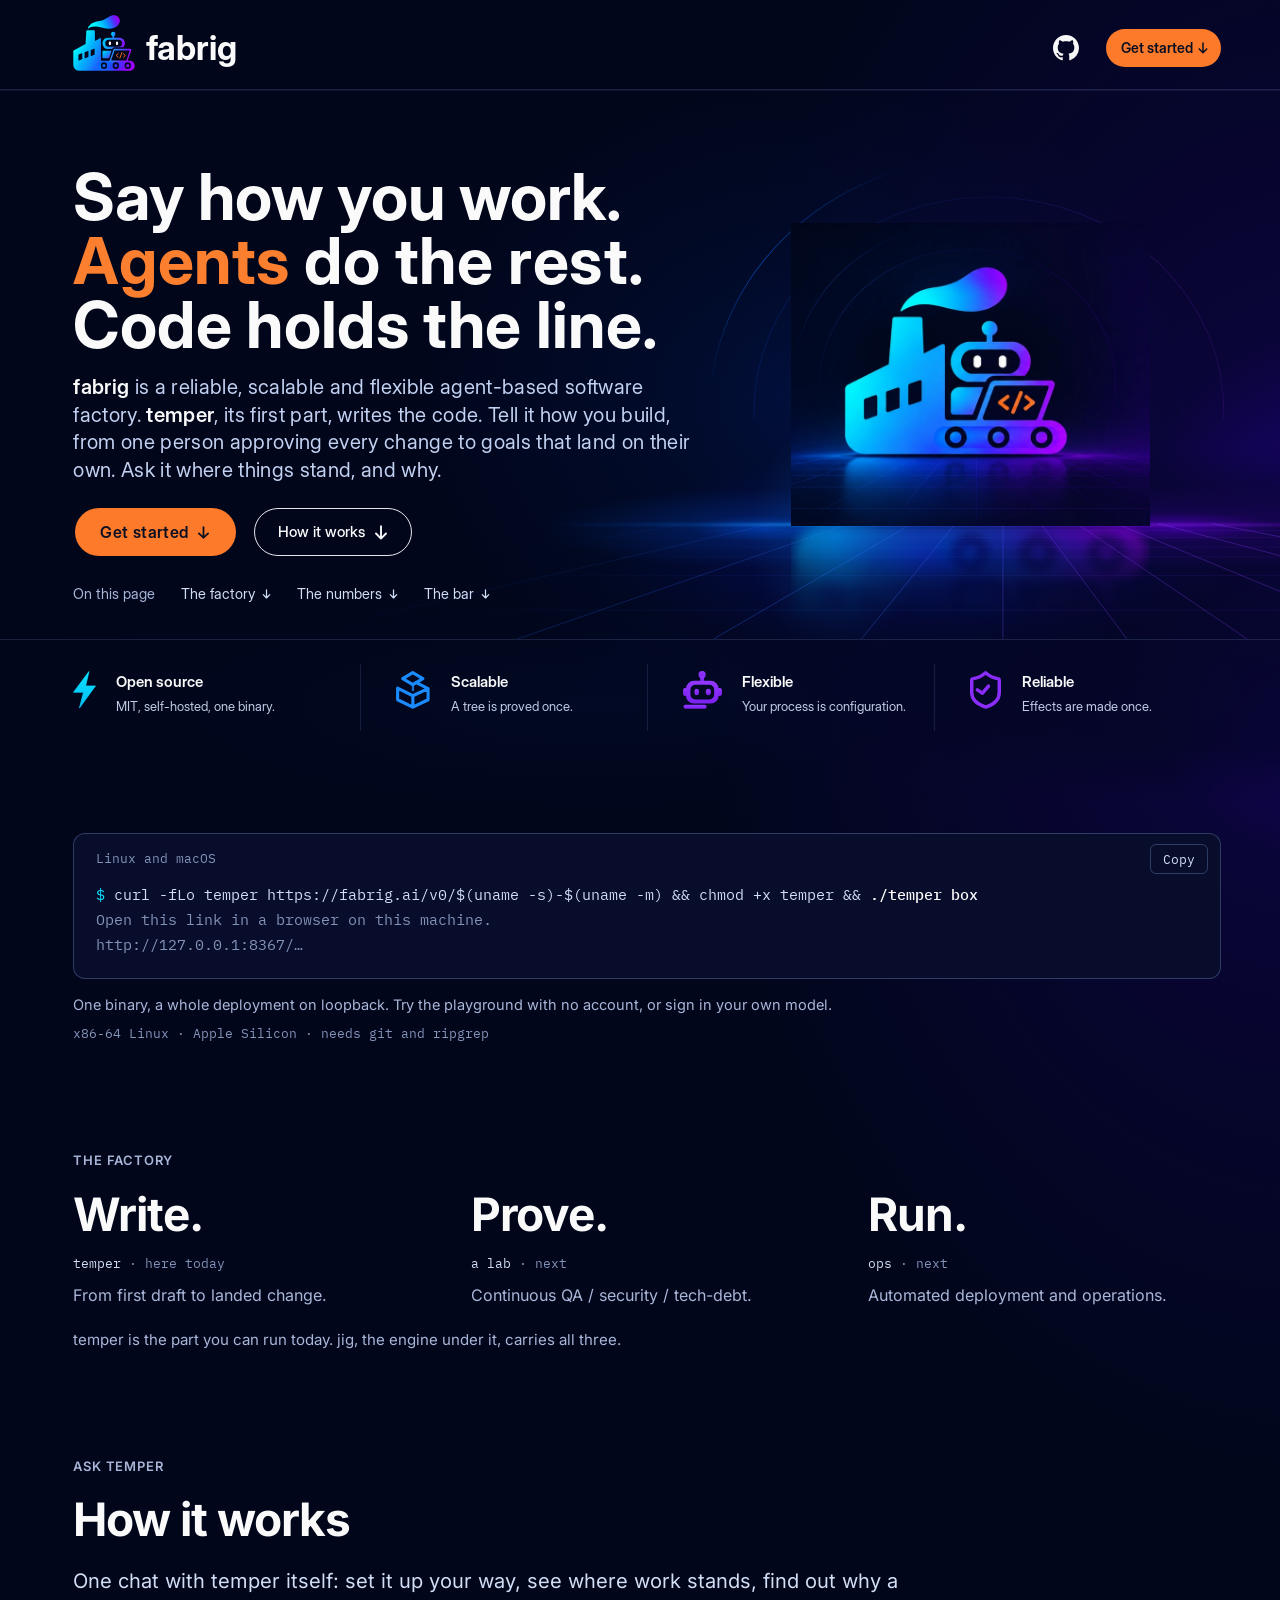
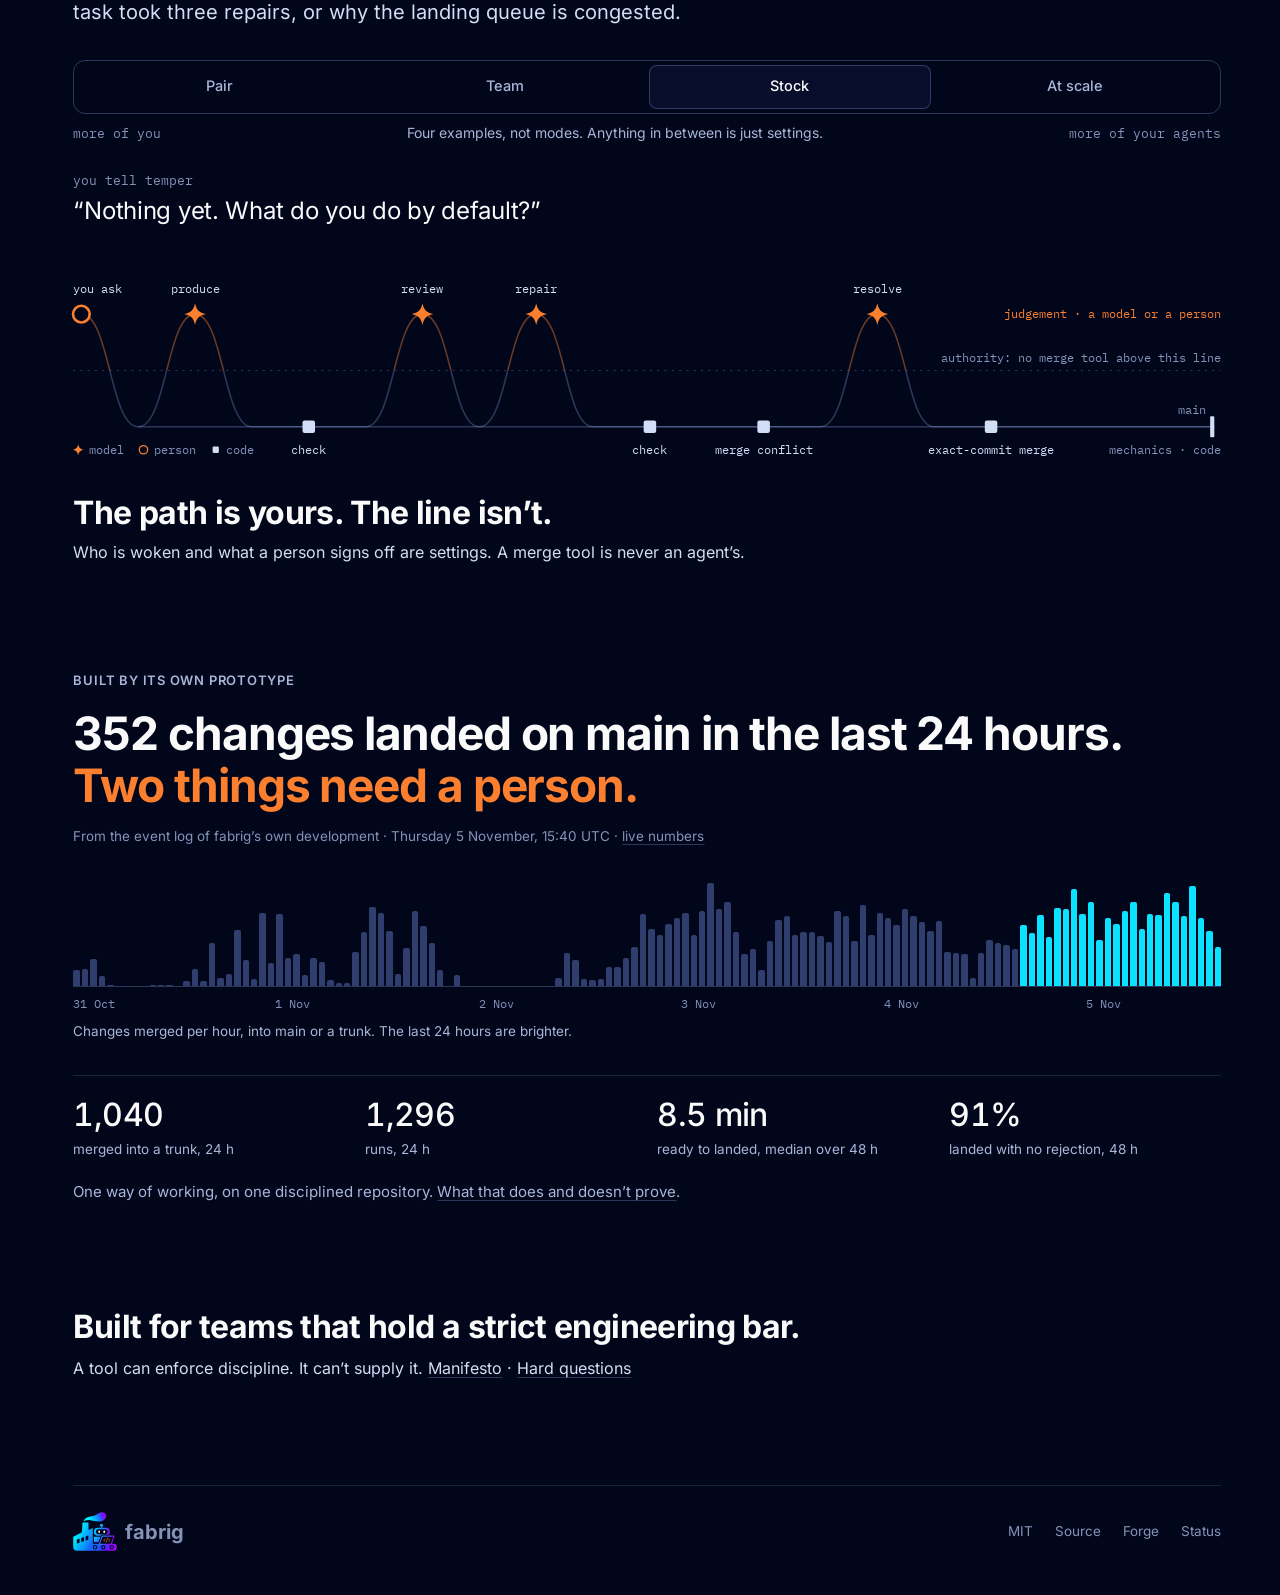
<file: index.html>
<!doctype html>
<html lang="en">
<head>
<meta charset="utf-8">
<meta name="viewport" content="width=device-width, initial-scale=1, viewport-fit=cover">
<title>fabrig · say how you work, agents do the rest</title>
<meta name="description" content="fabrig is a reliable, scalable and flexible agent-based software factory. Say how you build software and temper sets itself up to run that way. Agents do the judgement. Code holds the line.">
<meta property="og:title" content="fabrig · say how you work, agents do the rest">
<meta property="og:description" content="A reliable, scalable and flexible agent-based software factory. Say how you work, agents do the rest, code holds the line.">
<meta name="theme-color" content="#01061b">
<link rel="icon" href="/assets/fabrig-logo.svg" type="image/svg+xml">
<link rel="preload" href="/fonts/InterDisplay-Bold.woff" as="font" type="font/woff" crossorigin>
<link rel="preload" href="/fonts/Inter-latin.woff2" as="font" type="font/woff2" crossorigin>
<link rel="stylesheet" href="/css/styles.css">
<link rel="stylesheet" href="/site.css">
<script>document.documentElement.className = 'js';</script>
</head>
<body>
<svg width="0" height="0" style="position:absolute" aria-hidden="true"><symbol id="s" viewBox="-10 -10 20 20" overflow="visible"><path d="M0-9.5C1.4-3.4 3.4-1.4 9.5 0 3.4 1.4 1.4 3.4 0 9.5-1.4 3.4-3.4 1.4-9.5 0-3.4-1.4-1.4-3.4 0-9.5Z"/></symbol></svg>
<a class="skip-link" href="#main">Skip to content</a>

<header class="site-header site-header--bare">
  <div class="container site-header__inner">
    <a class="brand" href="/" aria-label="fabrig home">
      <img class="brand__mark" src="/assets/fabrig-logo.svg" width="87" height="78" alt="">
      <span class="brand__name">fabrig</span>
    </a>
    <nav class="primary-nav" id="primary-nav" aria-label="Primary">
      <ul class="primary-nav__list">
        <li class="primary-nav__item"><a class="primary-nav__link" href="/how-it-works/">How it works</a></li>
        <li class="primary-nav__item"><a class="primary-nav__link" href="/configure/">Configure</a></li>
        <li class="primary-nav__item"><a class="primary-nav__link" href="/questions/">Questions</a></li>
        <li class="primary-nav__item"><a class="primary-nav__link" href="/manifesto/">Manifesto</a></li>
        <li class="primary-nav__item primary-nav__item--source"><a class="primary-nav__link" href="https://github.com/fabrig-ai/fabrig">Source</a></li>
      </ul>
    </nav>
    <div class="site-header__actions">
      <a class="icon-link" href="https://github.com/fabrig-ai/fabrig" aria-label="Source on GitHub"><img src="/assets/icons/github.svg" width="34" height="34" alt=""></a>
      <a class="button button--primary button--small" href="#start">Get started <img class="button__icon button__icon--down" src="/assets/icons/arrow-down-small.svg" width="12" height="14" alt=""></a>
      <button class="menu-button" type="button" aria-label="Menu" aria-expanded="false" aria-controls="primary-nav"><img src="/assets/icons/menu.svg" width="22" height="16" alt=""></button>
    </div>
  </div>
</header>

<main id="main" class="home">
<section class="hero" aria-labelledby="hero-title">
  <div class="container hero__inner">
    <div class="hero__copy">
      <h1 class="hero__title" id="hero-title">
        <span class="hero__line">Say how you work.</span>
        <span class="hero__line"><em class="hero__accent">Agents</em> do the rest.</span>
        <span class="hero__line">Code holds the line.</span>
      </h1>
      <p class="hero__lede"><strong>fabrig</strong> is a reliable, scalable and flexible agent-based software factory. <strong>temper</strong>, its first part, writes the code. Tell it how you build, from one person approving every change to goals that land on their own. Ask it where things stand, and why.</p>
      <div class="hero__actions">
        <a class="button button--primary button--large" href="#start">Get started <img class="button__icon button__icon--down" src="/assets/icons/arrow-down-dark.svg" width="16" height="17" alt=""></a>
        <a class="button button--outline button--large" href="#ways">How it works <img class="button__icon" src="/assets/icons/arrow-down.svg" width="16" height="17" alt=""></a>
      </div>
      <nav class="jumps" aria-label="On this page">
        <span class="jumps__label">On this page</span>
        <a href="#factory">The factory</a>
        <a href="#numbers">The numbers</a>
        <a href="#bar">The bar</a>
      </nav>
    </div>
    <div class="hero__visual" aria-hidden="true">
      <img class="hero__reflection" src="/assets/fabrig-mark.svg" width="478" height="402" alt="">
      <picture><source media="(max-width: 860px)" srcset="/assets/hero-art.webp" width="760" height="642"><img class="hero__mark" src="/assets/fabrig-mark.svg" width="478" height="402" alt=""></picture>
    </div>
  </div>
</section>

<section class="features" aria-label="What holds it up">
  <ul class="container features__list">
    <li class="feature">
      <img class="feature__icon feature__icon--bolt" src="/assets/icons/bolt.svg" width="29" height="50" alt="">
      <div class="feature__body">
        <h2 class="feature__title">Open source</h2>
        <p class="feature__text">MIT, self-hosted, one binary.</p>
      </div>
    </li>
    <li class="feature">
      <img class="feature__icon feature__icon--box" src="/assets/icons/self-hosted.svg" width="46" height="51" alt="">
      <div class="feature__body">
        <h2 class="feature__title">Scalable</h2>
        <p class="feature__text">A tree is proved once.</p>
      </div>
    </li>
    <li class="feature">
      <img class="feature__icon feature__icon--robot" src="/assets/icons/robot.svg" width="48" height="47" alt="">
      <div class="feature__body">
        <h2 class="feature__title">Flexible</h2>
        <p class="feature__text">Your process is configuration.</p>
      </div>
    </li>
    <li class="feature">
      <img class="feature__icon feature__icon--shield" src="/assets/icons/shield-check.svg" width="41" height="50" alt="">
      <div class="feature__body">
        <h2 class="feature__title">Reliable</h2>
        <p class="feature__text">Effects are made once.</p>
      </div>
    </li>
  </ul>
</section>

<div class="container install" id="start">
  <div class="term">
    <div class="term-head"><span>Linux and macOS</span><button class="copy" type="button" aria-label="Copy the command">Copy</button></div>
    <pre><code><span class="prompt">$ </span><span id="cmd">curl -fLo temper https://fabrig.ai/v0/<wbr>$(uname -s)-<wbr>$(uname -m) &amp;&amp; chmod +x temper &amp;&amp; <strong>./temper box</strong></span>
<span class="out">Open this link in a browser on this machine.
http://127.0.0.1:8367/…</span></code></pre>
  </div>
  <div class="term-foot">
    <span>One binary, a whole deployment on loopback. Try the playground with no account, or sign in your own model.</span>
    <span class="mono">x86-64 Linux · Apple Silicon · needs git and ripgrep</span>
  </div>
</div>

<div class="container sections">
<section id="factory" aria-label="Write, prove, run">
  <p class="label">The factory</p>
  <div class="wpr">
    <article>
      <h3>Write.</h3>
      <p class="mono">temper <span>· here today</span></p>
      <p>From first draft to landed change.</p>
    </article>
    <article>
      <h3>Prove.</h3>
      <p class="mono">a lab <span>· next</span></p>
      <p>Continuous QA / security / tech-debt.</p>
    </article>
    <article>
      <h3>Run.</h3>
      <p class="mono">ops <span>· next</span></p>
      <p>Automated deployment and operations.</p>
    </article>
  </div>
  <p class="more">temper is the part you can run today. jig, the engine under it, carries all three.</p>
</section>

<section id="ways" aria-labelledby="ways-title">
  <p class="label">Ask temper</p>
  <h2 id="ways-title">How it works</h2>
  <p class="sub">One chat with temper itself: set it up your way, see where work stands, find out why a task took three repairs, or why the landing queue is congested.</p>

  <div class="dial" role="tablist" aria-label="Ways of working">
    <button type="button" role="tab" id="tab-pair" aria-controls="pair" aria-selected="false" tabindex="-1">Pair</button>
    <button type="button" role="tab" id="tab-team" aria-controls="team" aria-selected="false" tabindex="-1">Team</button>
    <button type="button" role="tab" id="tab-stock" aria-controls="stock" aria-selected="true">Stock</button>
    <button type="button" role="tab" id="tab-self" aria-controls="self" aria-selected="false" tabindex="-1">At scale</button>
  </div>
  <div class="dial-ends"><span aria-hidden="true">more of you</span><span class="dial-note">Four examples, not modes. Anything in between is just settings.</span><span aria-hidden="true">more of your agents</span></div>

  <div class="panes">
  <div class="pane" id="pair" role="tabpanel" aria-labelledby="tab-pair">
    <h3 class="pane-name">Pair</h3>
    <div><p class="say-by">you tell temper</p><blockquote class="say">“I stay in the loop. An agent makes the change, and nothing reaches main until I’ve approved it.”</blockquote></div>
    <ol class="stops" aria-label="The path">
      <li data-k="p">you ask</li>
      <li data-k="a">produce</li>
      <li data-k="c">check</li>
      <li data-k="a">repair</li>
      <li data-k="c">check</li>
      <li data-k="p">you approve</li>
      <li data-k="c">exact-commit merge</li>
    </ol>
  </div>

  <div class="pane" id="team" role="tabpanel" aria-labelledby="tab-team">
    <h3 class="pane-name">Team</h3>
    <div><p class="say-by">you tell temper</p><blockquote class="say">“Agents review everything, then one of us signs off. Anything under payments/ needs two of us.”</blockquote></div>
    <p class="pane-gap">temper can’t say this yet: two approvals for one path. Landing rules cover branches, so it says so and offers the nearest setting.</p>
    <ol class="stops" aria-label="The path">
      <li data-k="p">you ask</li>
      <li data-k="a">produce</li>
      <li data-k="c">check</li>
      <li data-k="a">review</li>
      <li data-k="a">repair</li>
      <li data-k="c">check</li>
      <li data-k="p">one of you</li>
      <li data-k="c">exact-commit merge</li>
    </ol>
  </div>

  <div class="pane on" id="stock" role="tabpanel" aria-labelledby="tab-stock">
    <h3 class="pane-name">Stock</h3>
    <div><p class="say-by">you tell temper</p><blockquote class="say">“Nothing yet. What do you do by default?”</blockquote></div>
    <ol class="stops" aria-label="The path">
      <li data-k="p">you ask</li>
      <li data-k="a">produce</li>
      <li data-k="c">check</li>
      <li data-k="a">review</li>
      <li data-k="a">repair</li>
      <li data-k="c">check</li>
      <li data-k="c">merge conflict</li>
      <li data-k="a">resolve</li>
      <li data-k="c">exact-commit merge</li>
    </ol>
  </div>

  <div class="pane" id="self" role="tabpanel" aria-labelledby="tab-self">
    <h3 class="pane-name">At scale</h3>
    <div><p class="say-by">you tell temper</p><blockquote class="say">“A person pairs with an agent and a design draft is produced. The draft is executed, on its own branch. Designers first, then coding agents. It lands on main whole.”</blockquote></div>
    <ol class="stops" aria-label="The path">
      <li data-k="p">draft</li>
      <li data-k="a">plan</li>
      <li data-k="a">produce</li>
      <li data-k="c">check</li>
      <li data-k="a">repair</li>
      <li data-k="c">check</li>
      <li data-k="c">merge conflict</li>
      <li data-k="a">resolve</li>
      <li data-k="c">exact-commit merge</li>
      <li data-k="c">verify</li>
    </ol>
  </div>
  </div>

  <svg class="rail" viewBox="0 0 1100 168" role="img" aria-label="The chosen path, crossing above the authority line wherever a model or a person is needed.">
    <defs>
      <clipPath id="above"><rect id="clip-up" x="-12" y="-12" width="1124" height="92"/></clipPath>
      <clipPath id="below"><rect id="clip-down" x="-12" y="80" width="1124" height="100"/></clipPath>
    </defs>
    <line id="auth" class="auth" x1="0" y1="80" x2="1100" y2="80"/>
    <line id="base" class="base" x1="112" y1="134" x2="1094" y2="134"/>
    <path id="track" class="road" clip-path="url(#below)"/>
    <path class="road up" clip-path="url(#above)"/>
    <path class="trail" clip-path="url(#below)"/>
    <path class="trail up" clip-path="url(#above)"/>
    <g id="marks"></g>
    <text id="t-judge" class="judge" x="1100" y="30" text-anchor="end">judgement · a model or a person</text>
    <text id="t-auth" x="1100" y="72" text-anchor="end">authority: no merge tool above this line</text>
    <text id="t-main" x="1086" y="122" text-anchor="end">main</text>
    <text id="t-code" x="1100" y="160" text-anchor="end">mechanics · code</text>
    <g id="key" class="key"></g>
    <circle id="dot" class="held" r="6" cx="8" cy="26"/>
  </svg>

  <div class="line-head">
    <h3 class="line-title">The path is yours. <span class="whole">The line isn’t.</span></h3>
    <p class="legend"><span><i class="a"></i>A model</span><span><i class="p"></i>A person</span><span><i></i>Code</span></p>
  </div>
  <p class="line-sub">Who is woken and what a person signs off are settings. A merge tool is never an agent’s.</p>

</section>

<section id="numbers" aria-labelledby="numbers-title">
  <p class="label">Built by its own prototype</p>
  <h2 id="numbers-title">352 changes landed on main in the last 24 hours. <span class="signal">Two things need a person.</span></h2>
  <p class="byline">From the event log of fabrig’s own development · Thursday 5 November, 15:40 UTC · <a href="https://status.fabrig.ai/">live numbers</a></p>

  <div class="wave" role="img" aria-label="Changes merged per hour since 31 October: up to 84 an hour, day and night, with the last 24 hours highlighted."><i style="--v:13"></i><i style="--v:14"></i><i style="--v:22"></i><i style="--v:8"></i><i style="--v:1"></i><i style="--v:0"></i><i style="--v:0"></i><i style="--v:0"></i><i style="--v:0"></i><i style="--v:1"></i><i style="--v:1"></i><i style="--v:1"></i><i style="--v:0"></i><i style="--v:4"></i><i style="--v:14"></i><i style="--v:4"></i><i style="--v:35"></i><i style="--v:7"></i><i style="--v:10"></i><i style="--v:46"></i><i style="--v:21"></i><i style="--v:6"></i><i style="--v:60"></i><i style="--v:19"></i><i style="--v:59"></i><i style="--v:23"></i><i style="--v:26"></i><i style="--v:9"></i><i style="--v:23"></i><i style="--v:20"></i><i style="--v:5"></i><i style="--v:3"></i><i style="--v:3"></i><i style="--v:28"></i><i style="--v:44"></i><i style="--v:65"></i><i style="--v:60"></i><i style="--v:45"></i><i style="--v:10"></i><i style="--v:31"></i><i style="--v:61"></i><i style="--v:49"></i><i style="--v:35"></i><i style="--v:13"></i><i style="--v:0"></i><i style="--v:9"></i><i style="--v:0"></i><i style="--v:0"></i><i style="--v:0"></i><i style="--v:0"></i><i style="--v:0"></i><i style="--v:0"></i><i style="--v:0"></i><i style="--v:0"></i><i style="--v:0"></i><i style="--v:0"></i><i style="--v:0"></i><i style="--v:7"></i><i style="--v:27"></i><i style="--v:21"></i><i style="--v:6"></i><i style="--v:5"></i><i style="--v:6"></i><i style="--v:16"></i><i style="--v:16"></i><i style="--v:23"></i><i style="--v:32"></i><i style="--v:59"></i><i style="--v:47"></i><i style="--v:42"></i><i style="--v:51"></i><i style="--v:56"></i><i style="--v:60"></i><i style="--v:42"></i><i style="--v:61"></i><i style="--v:84"></i><i style="--v:63"></i><i style="--v:69"></i><i style="--v:44"></i><i style="--v:26"></i><i style="--v:30"></i><i style="--v:13"></i><i style="--v:37"></i><i style="--v:54"></i><i style="--v:57"></i><i style="--v:42"></i><i style="--v:44"></i><i style="--v:44"></i><i style="--v:41"></i><i style="--v:36"></i><i style="--v:61"></i><i style="--v:57"></i><i style="--v:37"></i><i style="--v:66"></i><i style="--v:42"></i><i style="--v:60"></i><i style="--v:56"></i><i style="--v:50"></i><i style="--v:63"></i><i style="--v:57"></i><i style="--v:52"></i><i style="--v:45"></i><i style="--v:53"></i><i style="--v:28"></i><i style="--v:27"></i><i style="--v:26"></i><i style="--v:7"></i><i style="--v:27"></i><i style="--v:38"></i><i style="--v:35"></i><i style="--v:34"></i><i style="--v:30"></i><i style="--v:50"></i><i style="--v:43"></i><i style="--v:58"></i><i style="--v:40"></i><i style="--v:64"></i><i style="--v:63"></i><i style="--v:79"></i><i style="--v:59"></i><i style="--v:69"></i><i style="--v:38"></i><i style="--v:56"></i><i style="--v:51"></i><i style="--v:61"></i><i style="--v:69"></i><i style="--v:47"></i><i style="--v:59"></i><i style="--v:58"></i><i style="--v:76"></i><i style="--v:69"></i><i style="--v:57"></i><i style="--v:82"></i><i style="--v:56"></i><i style="--v:45"></i><i style="--v:32"></i></div>
  <div class="days" aria-hidden="true"><span style="left:0.0%">31 Oct</span><span style="left:17.6%">1 Nov</span><span style="left:35.3%">2 Nov</span><span style="left:52.9%">3 Nov</span><span style="left:70.6%">4 Nov</span><span style="left:88.2%">5 Nov</span></div>
  <div class="wave-foot"><span>Changes merged per hour, into main or a trunk. The last 24 hours are brighter.</span><output id="readout"></output></div>

  <dl class="nums">
    <div><dt>merged into a trunk, 24 h</dt><dd>1,040</dd></div>
    <div><dt>runs, 24 h</dt><dd>1,296</dd></div>
    <div><dt>ready to landed, median over 48 h</dt><dd>8.5 min</dd></div>
    <div><dt>landed with no rejection, 48 h</dt><dd>91%</dd></div>
  </dl>
  <p class="more">One way of working, on one disciplined repository. <a href="/questions/#proof">What that does and doesn’t prove</a>.</p>
</section>

<section id="bar" class="closing" aria-labelledby="bar-title">
  <h2 id="bar-title">Built for teams that hold a strict engineering bar.</h2>
  <p class="sub">A tool can enforce discipline. It can’t supply it. <a href="/manifesto/">Manifesto</a> · <a href="/questions/">Hard questions</a></p>
</section>
</div>
</main>

<div class="container">
<footer>
  <a class="brand brand--small" href="/"><img class="brand__mark" src="/assets/fabrig-logo.svg" width="87" height="78" alt=""><span class="brand__name">fabrig</span></a>
  <div class="links">
    <span>MIT</span>
    <a href="https://github.com/fabrig-ai/fabrig">Source</a>
    <a href="https://git.fabrig.ai/">Forge</a>
    <a href="https://status.fabrig.ai/">Status</a>
  </div>
</footer>
</div>

<script>
(function () {
  // The command, copied as one line.
  var copy = document.querySelector('.copy');
  copy.addEventListener('click', function () {
    var text = document.getElementById('cmd').textContent;
    function done(word) { copy.textContent = word; setTimeout(function () { copy.textContent = 'Copy'; }, 1600); }
    if (navigator.clipboard) navigator.clipboard.writeText(text).then(function () { done('Copied'); }, function () { done('Select it'); });
    else done('Select it');
  });

  // The wave's readout, one hour at a time.
  var wave = document.querySelector('.wave'), readout = document.getElementById('readout');
  var days = ['Sun', 'Mon', 'Tue', 'Wed', 'Thu', 'Fri', 'Sat'], months = ['Oct', 'Nov'];
  wave.addEventListener('pointerover', function (e) {
    if (e.target.tagName !== 'I') return;
    var i = Array.prototype.indexOf.call(wave.children, e.target);
    var d = new Date(Date.UTC(2026, 9, 31, i));
    var n = e.target.style.getPropertyValue('--v');
    readout.textContent = days[d.getUTCDay()] + ' ' + d.getUTCDate() + ' ' + months[d.getUTCMonth() - 9] + ', ' + String(d.getUTCHours()).padStart(2, '0') + ':00 UTC · ' + n + ' merged';
  });
  wave.addEventListener('pointerleave', function () { readout.textContent = ''; });

  // A way's path on the rail: across the page on a laptop, down it on a phone.
  // It goes to judgement's side of the line where a model or a person is
  // needed and back to code, fast on code and held where someone is woken.
  var NS = 'http://www.w3.org/2000/svg';
  var rail = document.querySelector('.rail');
  var track = document.getElementById('track');
  var base = document.getElementById('base');
  var auth = document.getElementById('auth');
  var marks = document.getElementById('marks');
  var dot = document.getElementById('dot');
  var key = document.getElementById('key');
  var roads = rail.querySelectorAll(':scope > path');
  var trails = rail.querySelectorAll('.trail');
  var wide = matchMedia('(min-width: 861px)');
  var still = matchMedia('(prefers-reduced-motion: reduce)').matches;
  var g = null, length = 0, stops = [], holds = [], shown = [], current = null;
  var at = 0, moving = false, since = null, frame = null, speed = 0.34;

  function make(name, attrs, text) {
    var n = document.createElementNS(NS, name);
    set(n, attrs);
    if (text) n.textContent = text;
    return n;
  }
  function set(n, attrs) {
    Object.keys(attrs).forEach(function (k) { n.setAttribute(k, attrs[k]); });
  }
  // Along the path and across the line, as x and y.
  function point(along, across) { return wide.matches ? [along, across] : [across, along]; }
  function xy(along, across) { return point(along, across).join(' '); }
  function mark(kind, along, across) {
    var p = point(along, across);
    var m = make('g', { 'class': 'st', transform: 'translate(' + p[0] + ' ' + p[1] + ')' });
    if (kind === 'a') m.appendChild(make('use', { href: '#s', x: -11, y: -11, width: 22, height: 22 }));
    else if (kind === 'p') m.appendChild(make('circle', { r: 8 }));
    else if (kind === 'c') m.appendChild(make('rect', { x: -6, y: -6, width: 12, height: 12, rx: 2 }));
    else if (wide.matches) m.appendChild(make('rect', { x: -4, y: -10, width: 4, height: 20, rx: 1 }));
    else m.appendChild(make('rect', { x: -10, y: -4, width: 20, height: 4, rx: 1 }));
    return m;
  }
  function pathOf(s) {
    var d = 'M' + xy(s[0].a, s[0].c);
    for (var i = 0; i < s.length - 1; i += 1) {
      var p = s[i], q = s[i + 1], m = (p.a + q.a) / 2, c;
      if (p.c === g.up) { c = (p.a + m) / 2; d += 'C' + xy(c, g.up) + ' ' + xy(c, g.down) + ' ' + xy(m, g.down); }
      else d += 'L' + xy(m, g.down);
      if (q.c === g.up) { c = (m + q.a) / 2; d += 'C' + xy(c, g.down) + ' ' + xy(c, g.up) + ' ' + xy(q.a, g.up); }
      else d += 'L' + xy(q.a, g.down);
    }
    return d + 'L' + xy(g.end, g.down);
  }
  function place(s) {
    var p = track.getPointAtLength(s);
    dot.setAttribute('cx', p.x); dot.setAttribute('cy', p.y);
    dot.classList.toggle('up', (wide.matches ? p.y : p.x) < g.line);
    trails.forEach(function (t) { t.style.strokeDashoffset = length - s; });
  }
  function label(id, attrs, text) {
    var t = document.getElementById(id);
    set(t, attrs);
    t.textContent = text;
  }
  // The key, wide, on the code line at its left. Every path starts with a
  // person, so the first code station's label is clear of it.
  function legend() {
    key.textContent = '';
    var x = 0;
    [['a', 'model'], ['p', 'person'], ['c', 'code']].forEach(function (k) {
      var m = make('g', { 'class': 'st', transform: 'translate(' + (x + 5) + ' 156) scale(.5)' });
      if (k[0] === 'a') m.appendChild(make('use', { href: '#s', x: -11, y: -11, width: 22, height: 22 }));
      else if (k[0] === 'p') m.appendChild(make('circle', { r: 8 }));
      else m.appendChild(make('rect', { x: -6, y: -6, width: 12, height: 12, rx: 2 }));
      key.appendChild(m);
      var t = make('text', { x: x + 15, y: 160 }, k[1]);
      key.appendChild(t);
      x += 15 + t.getComputedTextLength() + 14;
    });
  }
  // The track only moves on along its length, so a station's distance on it
  // is found by halving: a few calls each, where sampling it whole took
  // thousands and made a change of tab slow.
  function lengthAt(along) {
    var lo = 0, hi = length;
    for (var k = 0; k < 16; k += 1) {
      var mid = (lo + hi) / 2, p = track.getPointAtLength(mid);
      if ((wide.matches ? p.x : p.y) < along) lo = mid; else hi = mid;
    }
    return (lo + hi) / 2;
  }
  function draw(pane) {
    current = pane;
    var lis = pane.querySelectorAll('.stops li'), n = lis.length, W = wide.matches;
    g = W ? { up: 26, down: 134, line: 80, first: 8, last: 880, end: 1094, w: 1100, h: 168 }
      : { up: 104, down: 198, line: 151, first: 40, last: 40 + (n - 1) * 58, end: 40 + (n - 1) * 58 + 44, w: 340, h: 40 + (n - 1) * 58 + 74 };
    var step = (g.last - g.first) / (n - 1);
    var s = Array.prototype.map.call(lis, function (li, i) {
      var kind = li.dataset.k;
      return { kind: kind, name: li.textContent, a: g.first + i * step, c: kind === 'c' ? g.down : g.up };
    });
    rail.setAttribute('viewBox', '0 0 ' + g.w + ' ' + g.h);
    var d = pathOf(s);
    roads.forEach(function (r) { r.setAttribute('d', d); });
    if (W) {
      set(document.getElementById('clip-up'), { x: -12, y: -12, width: 1124, height: 92 });
      set(document.getElementById('clip-down'), { x: -12, y: 80, width: 1124, height: 100 });
      set(auth, { x1: 0, y1: 80, x2: 1100, y2: 80 });
      label('t-judge', { x: 1100, y: 30, 'text-anchor': 'end' }, 'judgement · a model or a person');
      label('t-auth', { x: 1100, y: 72, 'text-anchor': 'end' }, 'authority: no merge tool above this line');
      label('t-main', { x: 1086, y: 122, 'text-anchor': 'end' }, 'main');
      label('t-code', { x: 1100, y: 160, 'text-anchor': 'end' }, 'mechanics · code');
      legend();
    } else {
      key.textContent = '';
      set(document.getElementById('clip-up'), { x: -12, y: -12, width: g.line + 12, height: g.h + 24 });
      set(document.getElementById('clip-down'), { x: g.line, y: -12, width: g.w - g.line + 12, height: g.h + 24 });
      set(auth, { x1: g.line, y1: 22, x2: g.line, y2: g.end + 8 });
      label('t-judge', { x: g.up, y: 12, 'text-anchor': 'middle' }, 'judgement');
      label('t-auth', { x: g.line, y: g.h - 2, 'text-anchor': 'middle' }, 'no merge tool left of this line');
      label('t-main', { x: g.down + 18, y: g.end + 4, 'text-anchor': 'start' }, 'main');
      label('t-code', { x: g.down, y: 12, 'text-anchor': 'middle' }, 'code');
    }
    var b0 = point((s[0].a + s[1].a) / 2, g.down), b1 = point(g.end, g.down);
    set(base, { x1: b0[0], y1: b0[1], x2: b1[0], y2: b1[1] });
    marks.textContent = '';
    s.forEach(function (o, i) {
      marks.appendChild(mark(o.kind, o.a, o.c));
      var attrs;
      if (W) attrs = { x: i ? o.a : 0, y: o.c === g.up ? 6 : 160, 'text-anchor': i ? 'middle' : 'start' };
      else attrs = o.c === g.up ? { x: g.up - 18, y: o.a + 4, 'text-anchor': 'end' } : { x: g.down + 16, y: o.a + 4, 'text-anchor': 'start' };
      attrs['class'] = 'stn';
      marks.appendChild(make('text', attrs, o.name));
    });
    marks.appendChild(mark('end', g.end, g.down));
    rail.setAttribute('aria-label', 'The path: ' + s.map(function (o) { return o.name; }).join(', then ') + '. Over the authority line wherever a model or a person is needed.');
    length = track.getTotalLength();
    trails.forEach(function (t) { t.style.strokeDasharray = length; t.style.strokeDashoffset = length; });
    shown = marks.querySelectorAll('.st');
    stops = s.concat({ a: g.end, c: g.down }).map(function (o) { return lengthAt(o.a); });
    holds = s.map(function (o) { return o.c === g.up ? 1500 : 900; }).concat(1800);
    at = 0; moving = false; since = null;
    dot.classList.add('held');
    place(still ? length : 0);
  }
  function light(i) {
    shown.forEach(function (m, k) { m.classList.toggle('on', k === i); });
  }
  function tick(now) {
    frame = requestAnimationFrame(tick);
    if (!stops.length) return;
    if (since === null) since = now;
    var e = now - since;
    if (!moving) {
      place(stops[at]); light(at);
      if (e > holds[at]) {
        if (at === stops.length - 1) at = 0; else { moving = true; dot.classList.remove('held'); light(-1); }
        since = now;
      }
    } else {
      var a = stops[at], b = stops[at + 1], p = Math.min(e / ((b - a) / speed), 1);
      place(a + (b - a) * (p < .5 ? 2 * p * p : 1 - 2 * (1 - p) * (1 - p)));
      if (p === 1) { at += 1; moving = false; since = now; dot.classList.add('held'); }
    }
  }

  // The dial: one way of working at a time, by click or by arrow key.
  var tabs = Array.prototype.slice.call(document.querySelectorAll('.dial button'));
  var panes = tabs.map(function (t) { return document.getElementById(t.getAttribute('aria-controls')); });
  function choose(i) {
    tabs.forEach(function (t, k) {
      t.setAttribute('aria-selected', k === i ? 'true' : 'false');
      t.tabIndex = k === i ? 0 : -1;
      panes[k].classList.toggle('on', k === i);
    });
    draw(panes[i]);
  }
  tabs.forEach(function (t, i) {
    t.addEventListener('click', function () { choose(i); });
    t.addEventListener('keydown', function (e) {
      var to = { ArrowRight: i + 1, ArrowLeft: i - 1, Home: 0, End: tabs.length - 1 }[e.key];
      if (to === undefined) return;
      e.preventDefault();
      to = (to + tabs.length) % tabs.length;
      choose(to);
      tabs[to].focus();
    });
  });

  draw(panes[tabs.findIndex(function (t) { return t.getAttribute('aria-selected') === 'true'; })]);
  wide.addEventListener('change', function () { draw(current); });
  if (still) return;
  new IntersectionObserver(function (entries) {
    if (entries[0].isIntersecting) { since = null; if (frame === null) frame = requestAnimationFrame(tick); }
    else if (frame !== null) { cancelAnimationFrame(frame); frame = null; }
  }).observe(rail);
})();
</script>
<script src="/site.js" defer></script>
</body>
</html>
</file>
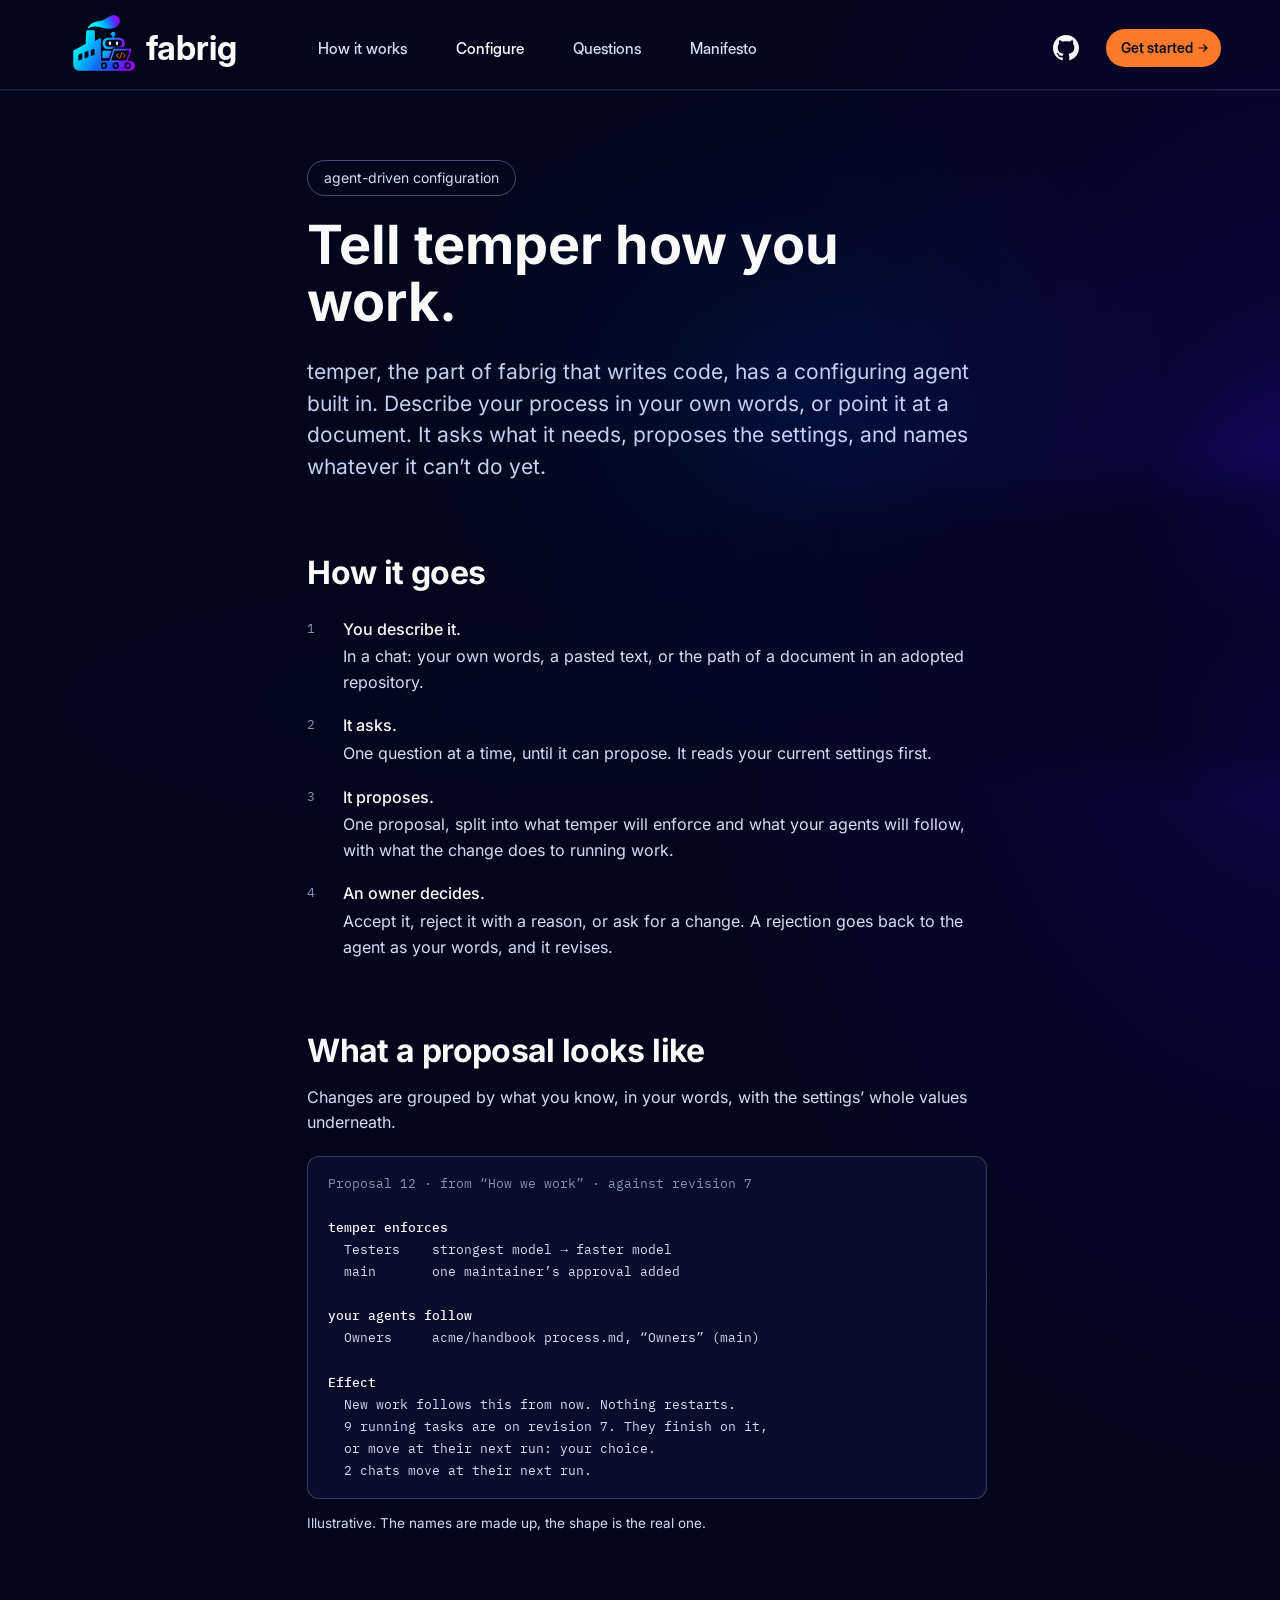
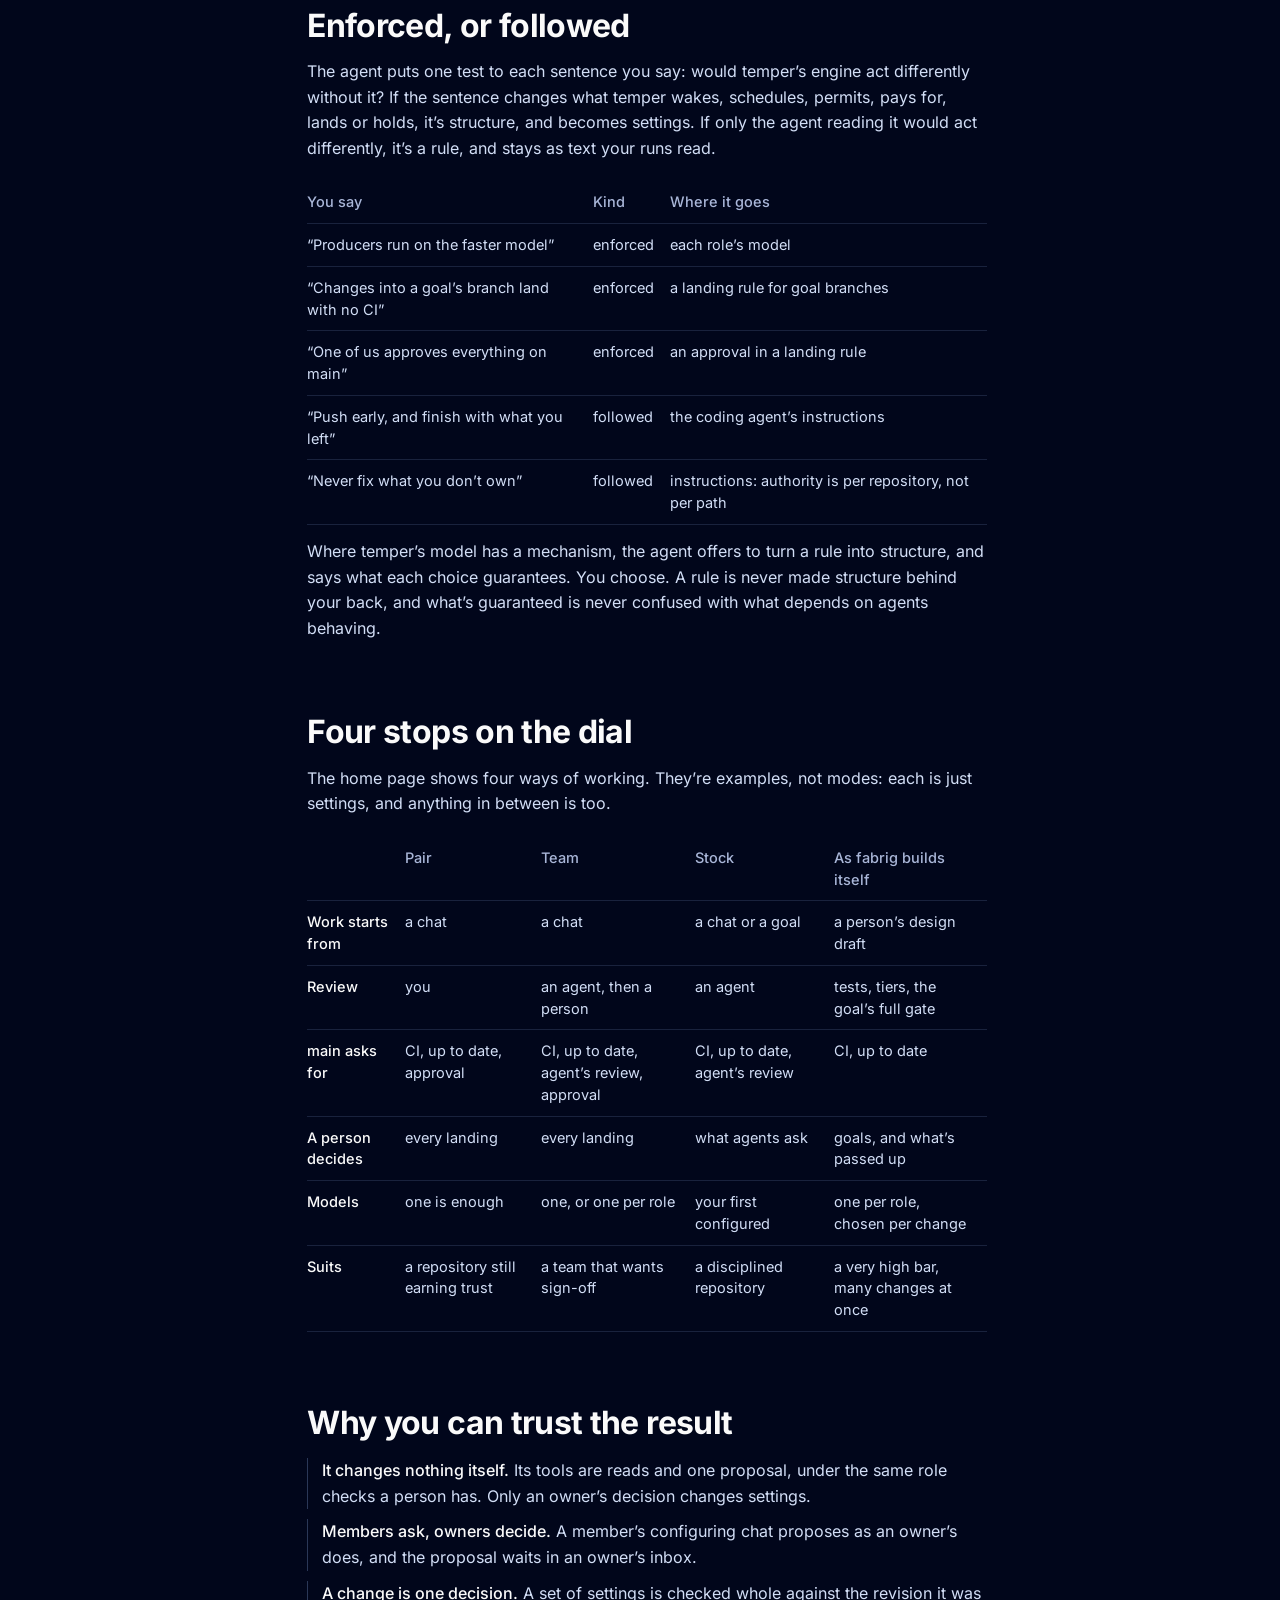
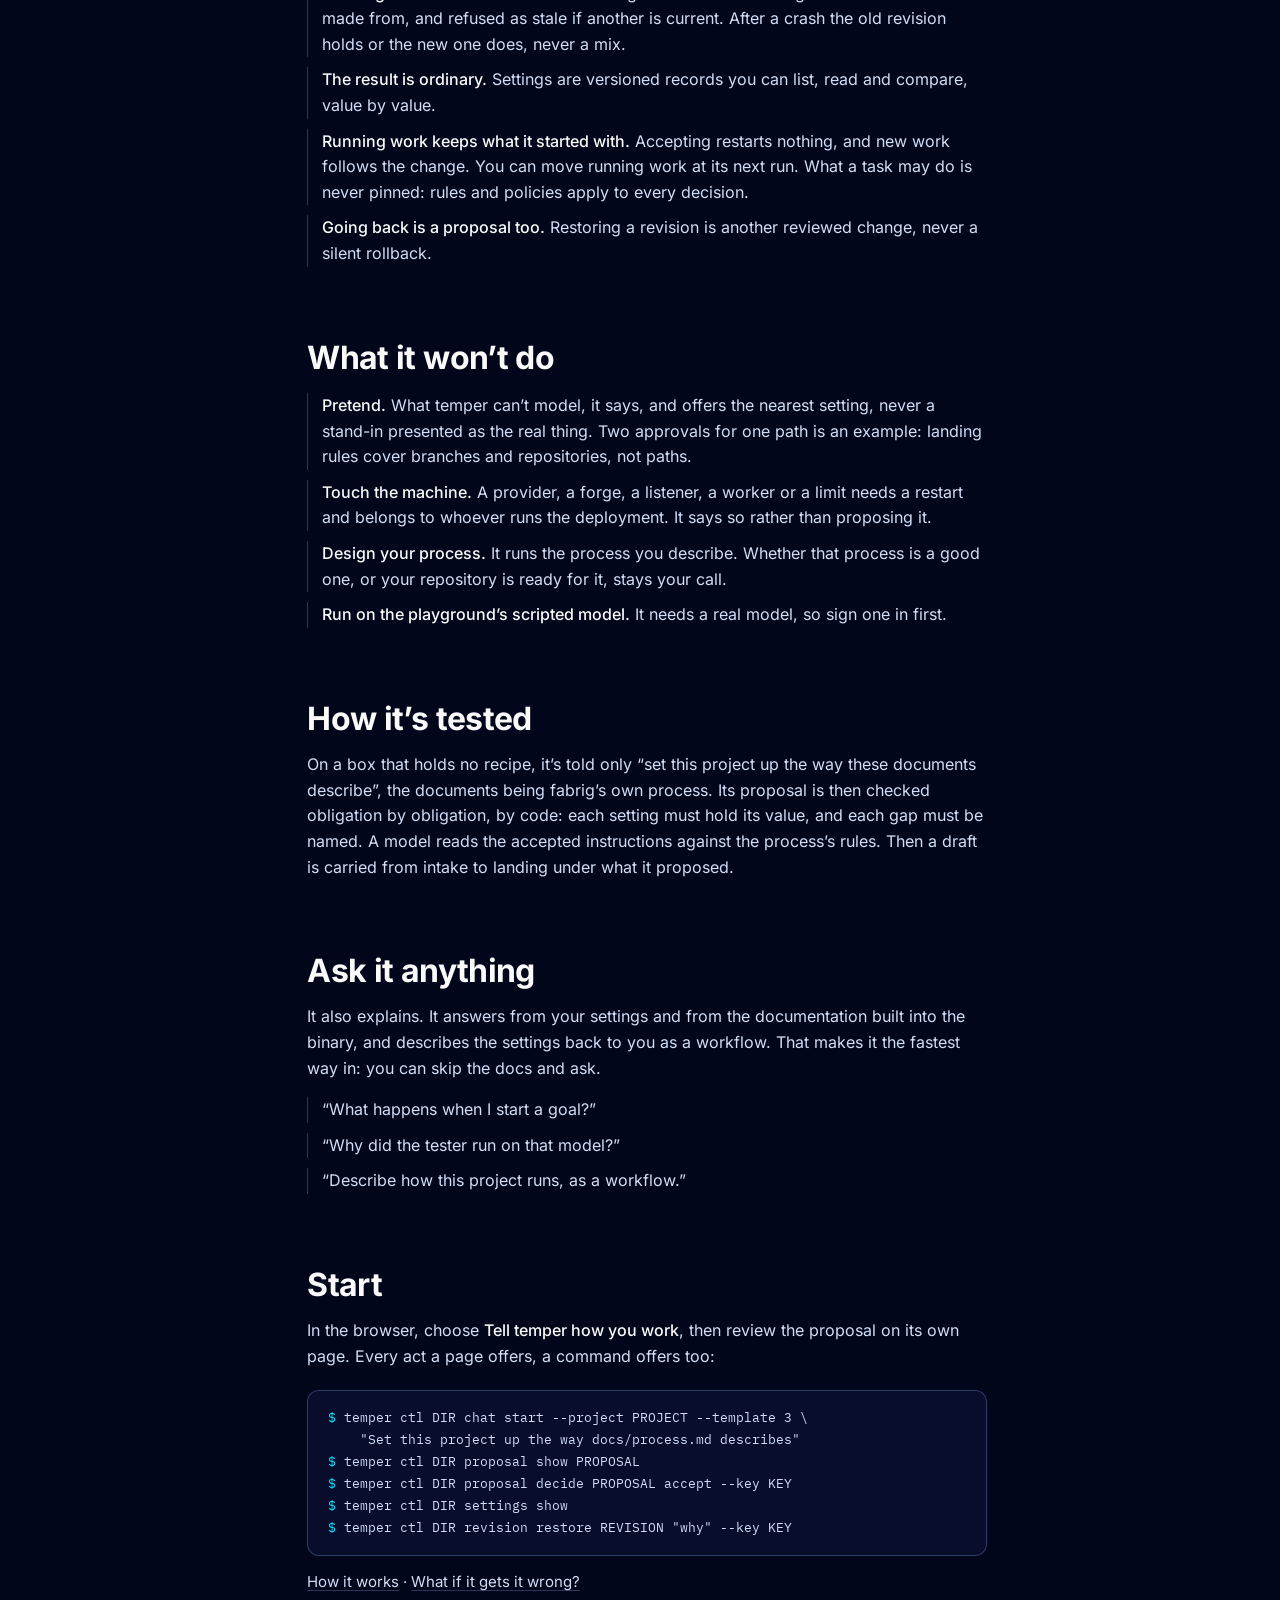
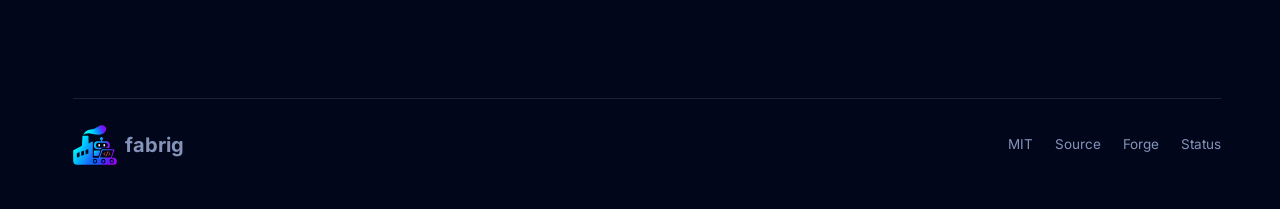
<file: configure/index.html>
<!doctype html>
<html lang="en">
<head>
<meta charset="utf-8">
<meta name="viewport" content="width=device-width, initial-scale=1, viewport-fit=cover">
<title>Configure · fabrig</title>
<meta name="description" content="temper&#x27;s built-in configuring agent turns how you work into settings an owner accepts, and says what it can&#x27;t do yet.">
<meta property="og:title" content="Configure · fabrig">
<meta property="og:description" content="temper&#x27;s built-in configuring agent turns how you work into settings an owner accepts, and says what it can&#x27;t do yet.">
<meta name="theme-color" content="#01061b">
<link rel="icon" href="/assets/fabrig-logo.svg" type="image/svg+xml">
<link rel="preload" href="/fonts/InterDisplay-Bold.woff" as="font" type="font/woff" crossorigin>
<link rel="preload" href="/fonts/Inter-latin.woff2" as="font" type="font/woff2" crossorigin>
<link rel="stylesheet" href="/css/styles.css">
<link rel="stylesheet" href="/site.css">
<script>document.documentElement.className = 'js';</script>
</head>
<body>
<a class="skip-link" href="#main">Skip to content</a>

<header class="site-header">
  <div class="container site-header__inner">
    <a class="brand" href="/" aria-label="fabrig home">
      <img class="brand__mark" src="/assets/fabrig-logo.svg" width="87" height="78" alt="">
      <span class="brand__name">fabrig</span>
    </a>
    <nav class="primary-nav" id="primary-nav" aria-label="Primary">
      <ul class="primary-nav__list">
        <li class="primary-nav__item"><a class="primary-nav__link" href="/how-it-works/">How it works</a></li>
        <li class="primary-nav__item"><a class="primary-nav__link" href="/configure/" aria-current="page">Configure</a></li>
        <li class="primary-nav__item"><a class="primary-nav__link" href="/questions/">Questions</a></li>
        <li class="primary-nav__item"><a class="primary-nav__link" href="/manifesto/">Manifesto</a></li>
        <li class="primary-nav__item primary-nav__item--source"><a class="primary-nav__link" href="https://github.com/fabrig-ai/fabrig">Source</a></li>
      </ul>
    </nav>
    <div class="site-header__actions">
      <a class="icon-link" href="https://github.com/fabrig-ai/fabrig" aria-label="Source on GitHub"><img src="/assets/icons/github.svg" width="34" height="34" alt=""></a>
      <a class="button button--primary button--small" href="/#start">Get started <img class="button__icon" src="/assets/icons/arrow-right-small.svg" width="14" height="12" alt=""></a>
      <button class="menu-button" type="button" aria-label="Menu" aria-expanded="false" aria-controls="primary-nav"><img src="/assets/icons/menu.svg" width="22" height="16" alt=""></button>
    </div>
  </div>
</header>

<div class="container">
<main class="doc prose" id="main">
<p class="kicker">agent-driven configuration</p>
<h1>Tell temper how you work.</h1>
<p class="lede">temper, the part of fabrig that writes code, has a configuring agent built in. Describe your process in your own words, or point it at a document. It asks what it needs, proposes the settings, and names whatever it can’t do yet.</p>

<h2 id="how">How it goes</h2>
<ol class="steps">
  <li><b>You describe it.</b><p>In a chat: your own words, a pasted text, or the path of a document in an adopted repository.</p></li>
  <li><b>It asks.</b><p>One question at a time, until it can propose. It reads your current settings first.</p></li>
  <li><b>It proposes.</b><p>One proposal, split into what temper will enforce and what your agents will follow, with what the change does to running work.</p></li>
  <li><b>An owner decides.</b><p>Accept it, reject it with a reason, or ask for a change. A rejection goes back to the agent as your words, and it revises.</p></li>
</ol>

<h2 id="proposal">What a proposal looks like</h2>
<p>Changes are grouped by what you know, in your words, with the settings’ whole values underneath.</p>
<div class="block"><span class="out">Proposal 12 · from “How we work” · against revision 7</span>

<b>temper enforces</b>
  Testers    strongest model → faster model
  main       one maintainer’s approval added

<b>your agents follow</b>
  Owners     acme/handbook process.md, “Owners” (main)

<b>Effect</b>
  New work follows this from now. Nothing restarts.
  9 running tasks are on revision 7. They finish on it,
  or move at their next run: your choice.
  2 chats move at their next run.</div>
<p class="note">Illustrative. The names are made up, the shape is the real one.</p>

<h2 id="split">Enforced, or followed</h2>
<p>The agent puts one test to each sentence you say: would temper’s engine act differently without it? If the sentence changes what temper wakes, schedules, permits, pays for, lands or holds, it’s structure, and becomes settings. If only the agent reading it would act differently, it’s a rule, and stays as text your runs read.</p>
<div class="scroll"><table>
  <thead><tr><th scope="col">You say</th><th scope="col">Kind</th><th scope="col">Where it goes</th></tr></thead>
  <tbody>
    <tr><td>“Producers run on the faster model”</td><td>enforced</td><td>each role’s model</td></tr>
    <tr><td>“Changes into a goal’s branch land with no CI”</td><td>enforced</td><td>a landing rule for goal branches</td></tr>
    <tr><td>“One of us approves everything on main”</td><td>enforced</td><td>an approval in a landing rule</td></tr>
    <tr><td>“Push early, and finish with what you left”</td><td>followed</td><td>the coding agent’s instructions</td></tr>
    <tr><td>“Never fix what you don’t own”</td><td>followed</td><td>instructions: authority is per repository, not per path</td></tr>
  </tbody>
</table></div>
<p>Where temper’s model has a mechanism, the agent offers to turn a rule into structure, and says what each choice guarantees. You choose. A rule is never made structure behind your back, and what’s guaranteed is never confused with what depends on agents behaving.</p>

<h2 id="dial">Four stops on the dial</h2>
<p>The home page shows four ways of working. They’re examples, not modes: each is just settings, and anything in between is too.</p>
<div class="scroll"><table class="ways-table">
  <thead><tr><th scope="col"></th><th scope="col">Pair</th><th scope="col">Team</th><th scope="col">Stock</th><th scope="col">As fabrig builds itself</th></tr></thead>
  <tbody>
    <tr><th scope="row">Work starts from</th><td>a chat</td><td>a chat</td><td>a chat or a goal</td><td>a person’s design draft</td></tr>
    <tr><th scope="row">Review</th><td>you</td><td>an agent, then a person</td><td>an agent</td><td>tests, tiers, the goal’s full gate</td></tr>
    <tr><th scope="row">main asks for</th><td>CI, up to date, approval</td><td>CI, up to date, agent’s review, approval</td><td>CI, up to date, agent’s review</td><td>CI, up to date</td></tr>
    <tr><th scope="row">A person decides</th><td>every landing</td><td>every landing</td><td>what agents ask</td><td>goals, and what’s passed up</td></tr>
    <tr><th scope="row">Models</th><td>one is enough</td><td>one, or one per role</td><td>your first configured</td><td>one per role, chosen per change</td></tr>
    <tr><th scope="row">Suits</th><td>a repository still earning trust</td><td>a team that wants sign-off</td><td>a disciplined repository</td><td>a very high bar, many changes at once</td></tr>
  </tbody>
</table></div>

<h2 id="trust">Why you can trust the result</h2>
<ul class="list">
  <li><b>It changes nothing itself.</b> Its tools are reads and one proposal, under the same role checks a person has. Only an owner’s decision changes settings.</li>
  <li><b>Members ask, owners decide.</b> A member’s configuring chat proposes as an owner’s does, and the proposal waits in an owner’s inbox.</li>
  <li><b>A change is one decision.</b> A set of settings is checked whole against the revision it was made from, and refused as stale if another is current. After a crash the old revision holds or the new one does, never a mix.</li>
  <li><b>The result is ordinary.</b> Settings are versioned records you can list, read and compare, value by value.</li>
  <li><b>Running work keeps what it started with.</b> Accepting restarts nothing, and new work follows the change. You can move running work at its next run. What a task may do is never pinned: rules and policies apply to every decision.</li>
  <li><b>Going back is a proposal too.</b> Restoring a revision is another reviewed change, never a silent rollback.</li>
</ul>

<h2 id="limits">What it won’t do</h2>
<ul class="list">
  <li><b>Pretend.</b> What temper can’t model, it says, and offers the nearest setting, never a stand-in presented as the real thing. Two approvals for one path is an example: landing rules cover branches and repositories, not paths.</li>
  <li><b>Touch the machine.</b> A provider, a forge, a listener, a worker or a limit needs a restart and belongs to whoever runs the deployment. It says so rather than proposing it.</li>
  <li><b>Design your process.</b> It runs the process you describe. Whether that process is a good one, or your repository is ready for it, stays your call.</li>
  <li><b>Run on the playground’s scripted model.</b> It needs a real model, so sign one in first.</li>
</ul>

<h2 id="acceptance">How it’s tested</h2>
<p>On a box that holds no recipe, it’s told only “set this project up the way these documents describe”, the documents being fabrig’s own process. Its proposal is then checked obligation by obligation, by code: each setting must hold its value, and each gap must be named. A model reads the accepted instructions against the process’s rules. Then a draft is carried from intake to landing under what it proposed.</p>

<h2 id="ask">Ask it anything</h2>
<p>It also explains. It answers from your settings and from the documentation built into the binary, and describes the settings back to you as a workflow. That makes it the fastest way in: you can skip the docs and ask.</p>
<ul class="list">
  <li>“What happens when I start a goal?”</li>
  <li>“Why did the tester run on that model?”</li>
  <li>“Describe how this project runs, as a workflow.”</li>
</ul>

<h2 id="start">Start</h2>
<p>In the browser, choose <b>Tell temper how you work</b>, then review the proposal on its own page. Every act a page offers, a command offers too:</p>
<div class="block"><span class="prompt">$ </span>temper ctl DIR chat start --project PROJECT --template 3 \
    "Set this project up the way docs/process.md describes"
<span class="prompt">$ </span>temper ctl DIR proposal show PROPOSAL
<span class="prompt">$ </span>temper ctl DIR proposal decide PROPOSAL accept --key KEY
<span class="prompt">$ </span>temper ctl DIR settings show
<span class="prompt">$ </span>temper ctl DIR revision restore REVISION "why" --key KEY</div>
<p class="more"><a href="/how-it-works/">How it works</a> · <a href="/questions/#wrong">What if it gets it wrong?</a></p>
</main>
</div>

<div class="container">
<footer>
  <a class="brand brand--small" href="/"><img class="brand__mark" src="/assets/fabrig-logo.svg" width="87" height="78" alt=""><span class="brand__name">fabrig</span></a>
  <div class="links">
    <span>MIT</span>
    <a href="https://github.com/fabrig-ai/fabrig">Source</a>
    <a href="https://git.fabrig.ai/">Forge</a>
    <a href="https://status.fabrig.ai/">Status</a>
  </div>
</footer>
</div>
<script src="/site.js" defer></script>
</body>
</html>
</file>
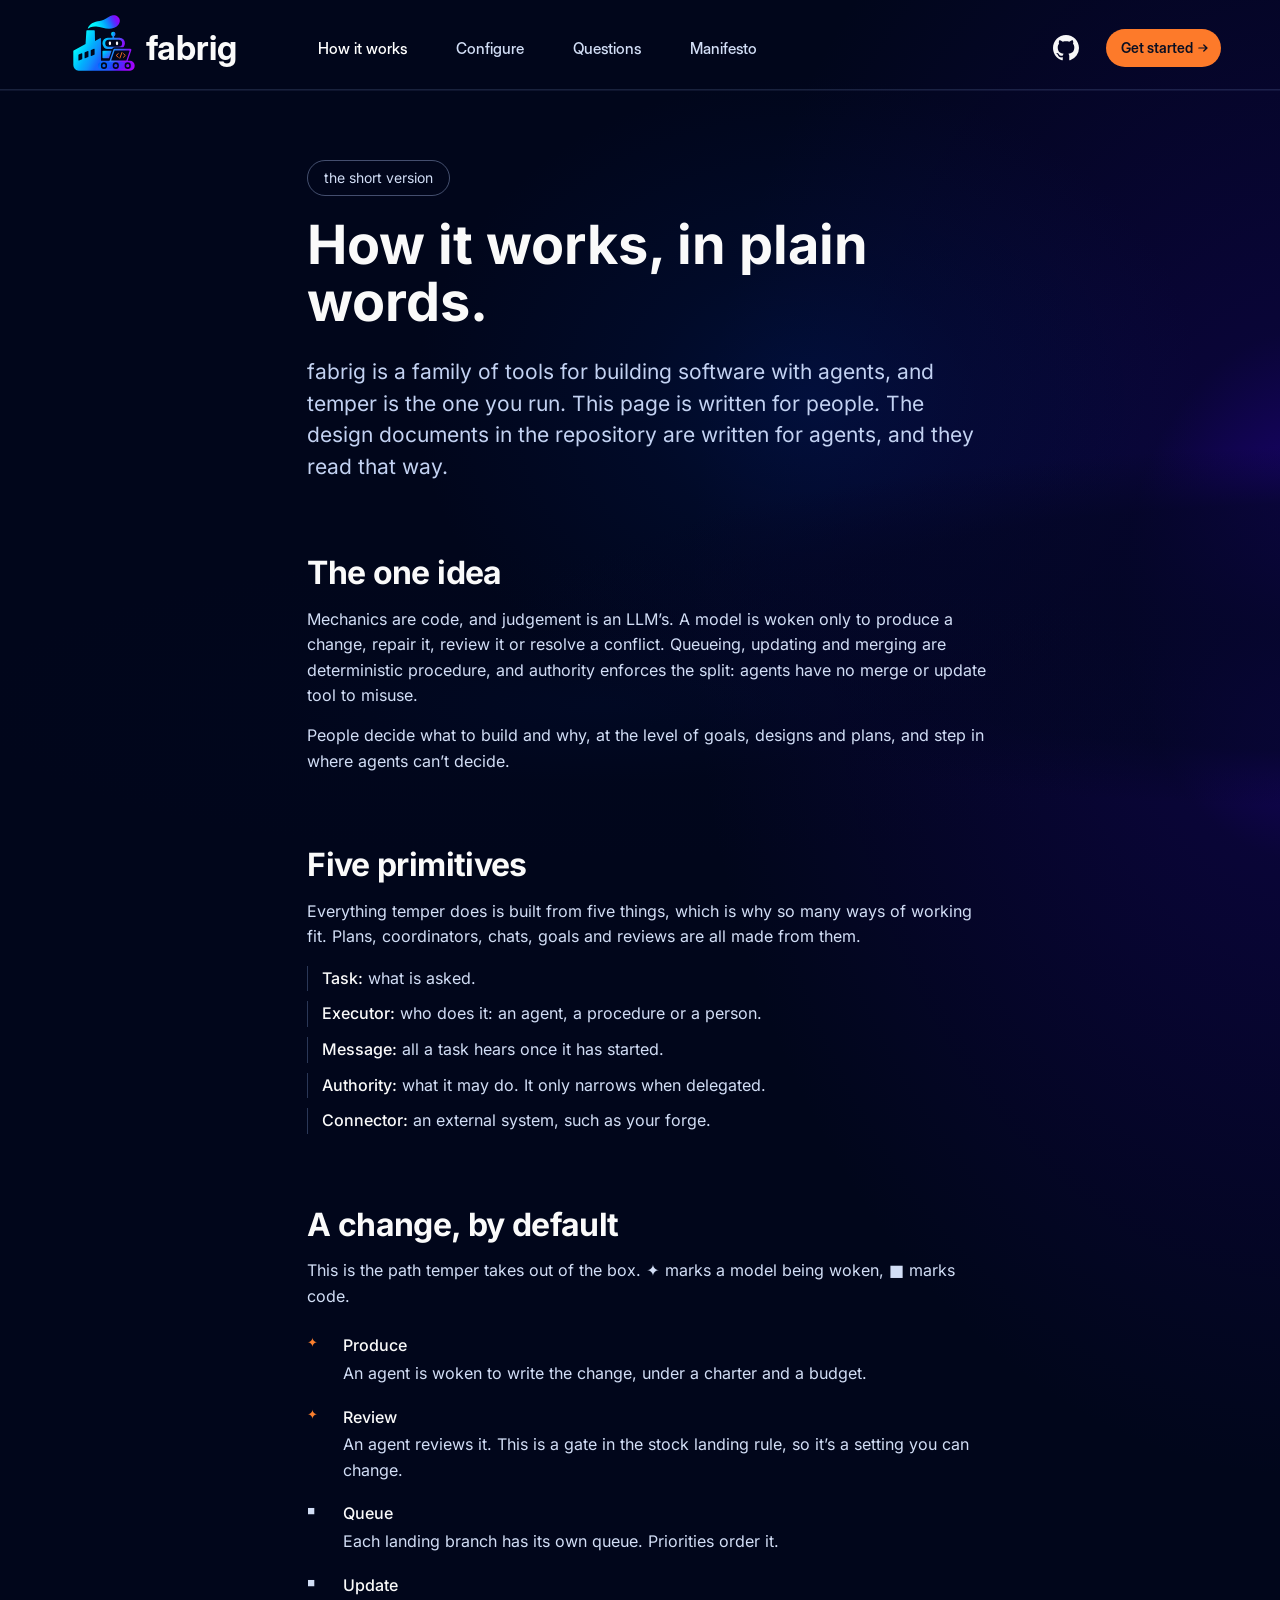
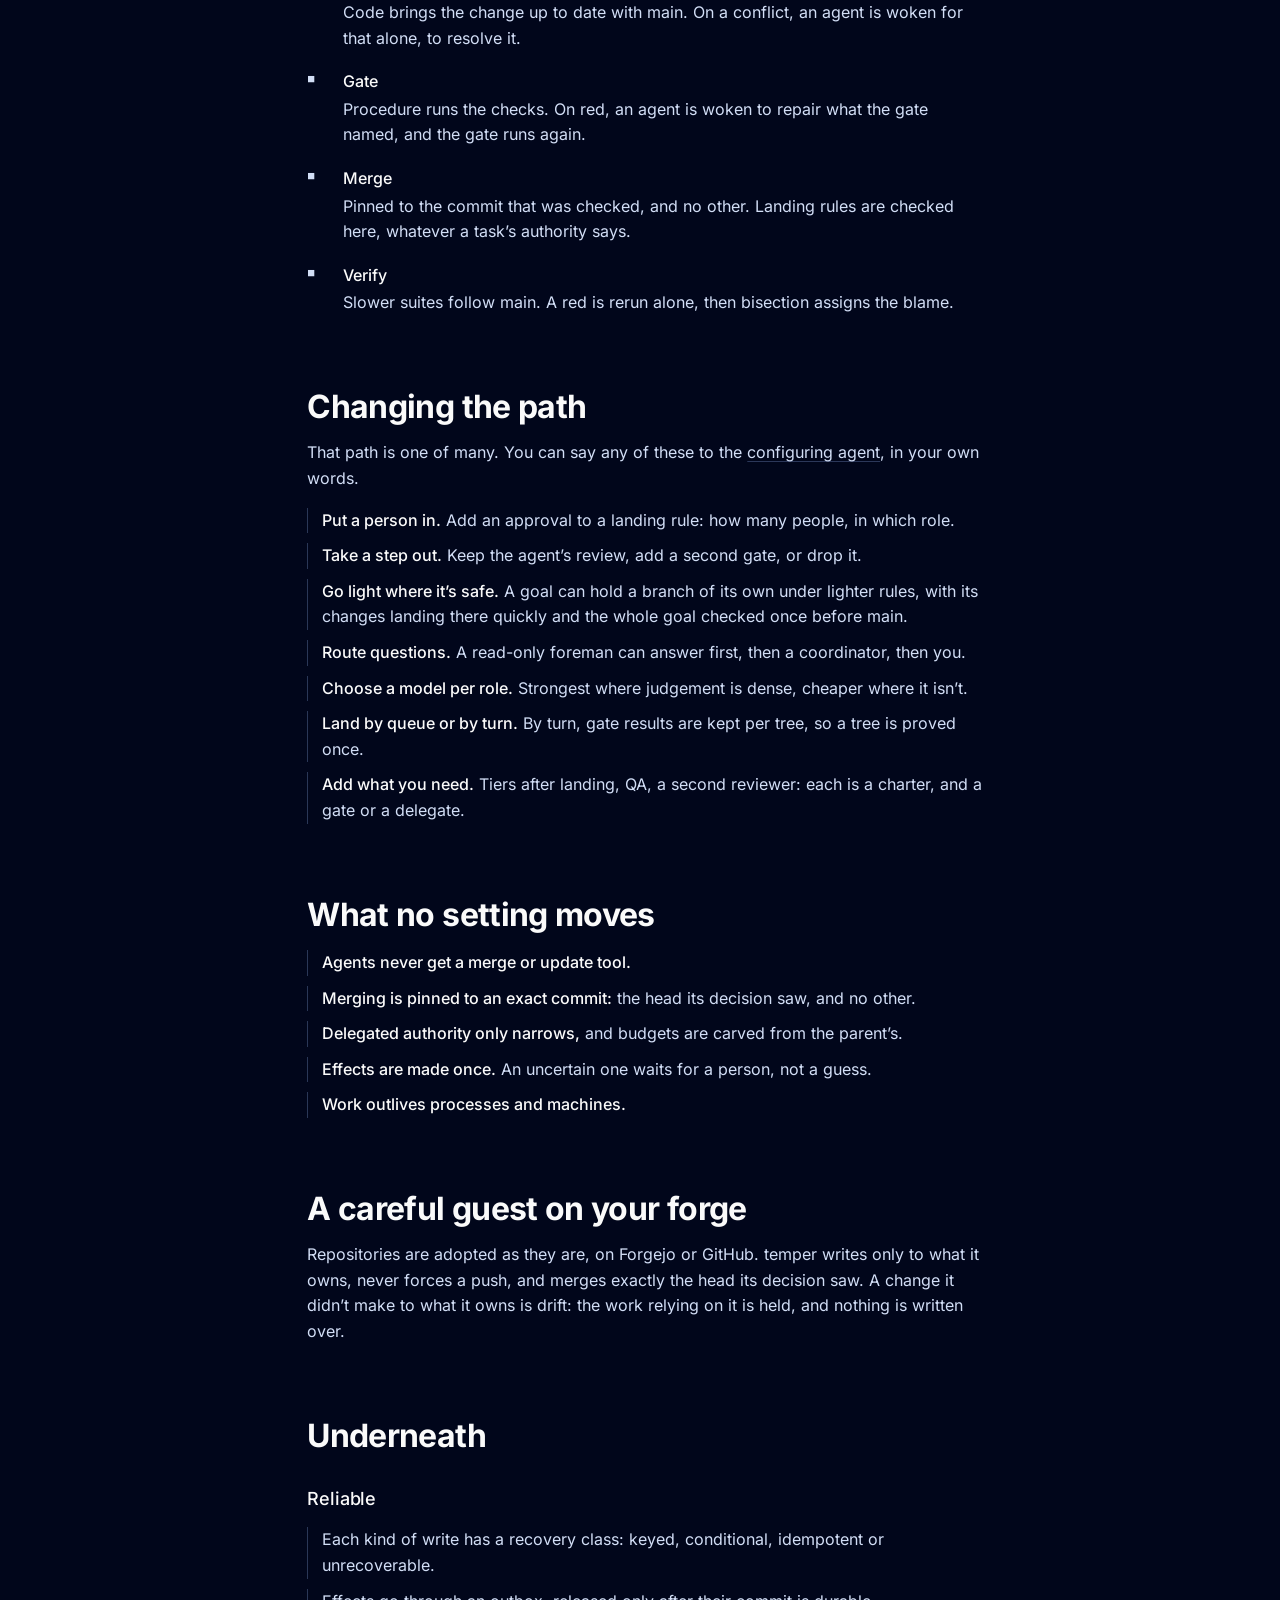
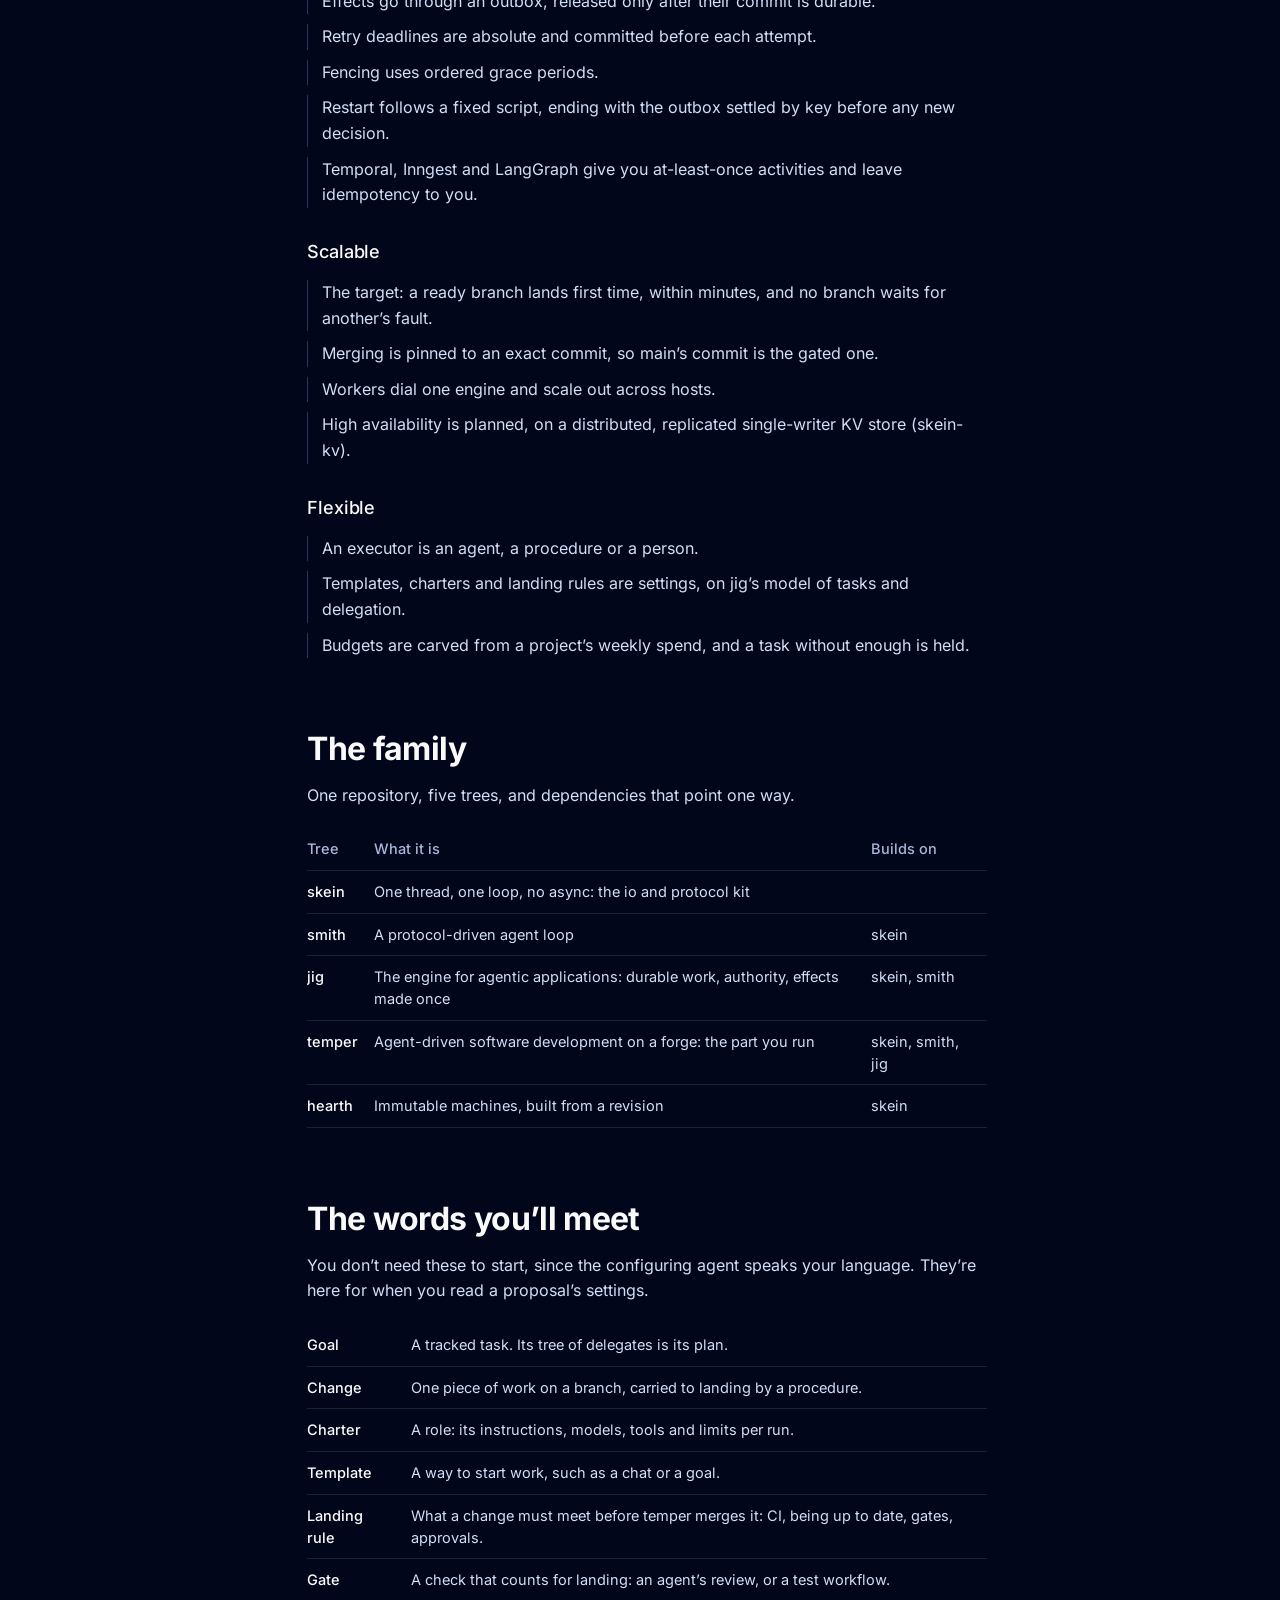
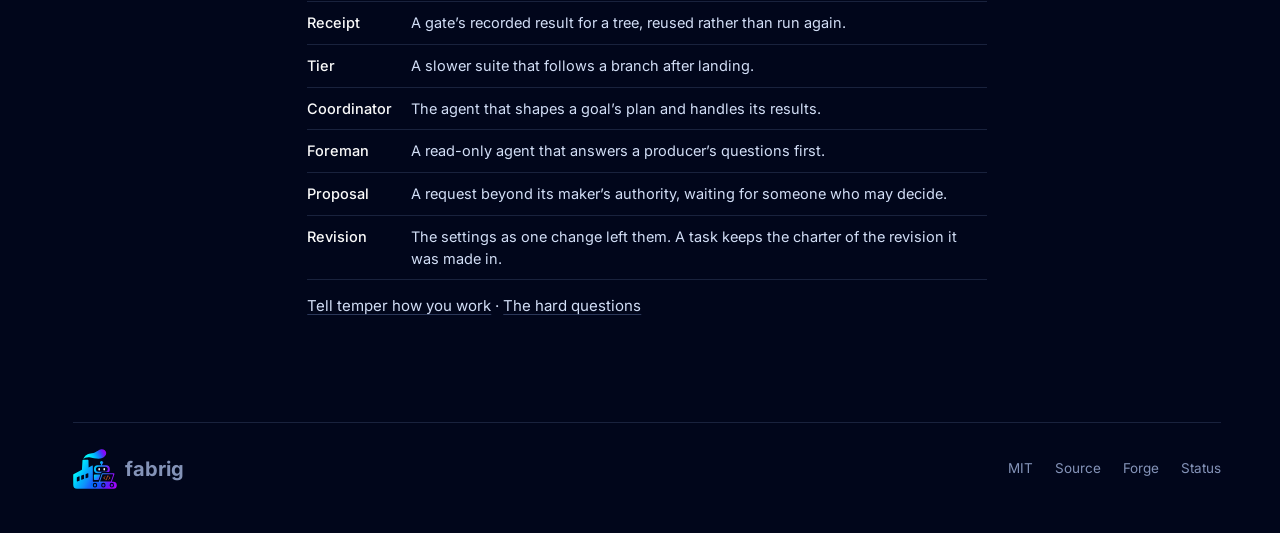
<file: how-it-works/index.html>
<!doctype html>
<html lang="en">
<head>
<meta charset="utf-8">
<meta name="viewport" content="width=device-width, initial-scale=1, viewport-fit=cover">
<title>How it works · fabrig</title>
<meta name="description" content="fabrig in plain words: mechanics are code, judgement is an LLM&#x27;s, five primitives, and a path you can change.">
<meta property="og:title" content="How it works · fabrig">
<meta property="og:description" content="fabrig in plain words: mechanics are code, judgement is an LLM&#x27;s, five primitives, and a path you can change.">
<meta name="theme-color" content="#01061b">
<link rel="icon" href="/assets/fabrig-logo.svg" type="image/svg+xml">
<link rel="preload" href="/fonts/InterDisplay-Bold.woff" as="font" type="font/woff" crossorigin>
<link rel="preload" href="/fonts/Inter-latin.woff2" as="font" type="font/woff2" crossorigin>
<link rel="stylesheet" href="/css/styles.css">
<link rel="stylesheet" href="/site.css">
<script>document.documentElement.className = 'js';</script>
</head>
<body>
<a class="skip-link" href="#main">Skip to content</a>

<header class="site-header">
  <div class="container site-header__inner">
    <a class="brand" href="/" aria-label="fabrig home">
      <img class="brand__mark" src="/assets/fabrig-logo.svg" width="87" height="78" alt="">
      <span class="brand__name">fabrig</span>
    </a>
    <nav class="primary-nav" id="primary-nav" aria-label="Primary">
      <ul class="primary-nav__list">
        <li class="primary-nav__item"><a class="primary-nav__link" href="/how-it-works/" aria-current="page">How it works</a></li>
        <li class="primary-nav__item"><a class="primary-nav__link" href="/configure/">Configure</a></li>
        <li class="primary-nav__item"><a class="primary-nav__link" href="/questions/">Questions</a></li>
        <li class="primary-nav__item"><a class="primary-nav__link" href="/manifesto/">Manifesto</a></li>
        <li class="primary-nav__item primary-nav__item--source"><a class="primary-nav__link" href="https://github.com/fabrig-ai/fabrig">Source</a></li>
      </ul>
    </nav>
    <div class="site-header__actions">
      <a class="icon-link" href="https://github.com/fabrig-ai/fabrig" aria-label="Source on GitHub"><img src="/assets/icons/github.svg" width="34" height="34" alt=""></a>
      <a class="button button--primary button--small" href="/#start">Get started <img class="button__icon" src="/assets/icons/arrow-right-small.svg" width="14" height="12" alt=""></a>
      <button class="menu-button" type="button" aria-label="Menu" aria-expanded="false" aria-controls="primary-nav"><img src="/assets/icons/menu.svg" width="22" height="16" alt=""></button>
    </div>
  </div>
</header>

<div class="container">
<main class="doc prose" id="main">
<p class="kicker">the short version</p>
<h1>How it works, in plain words.</h1>
<p class="lede">fabrig is a family of tools for building software with agents, and temper is the one you run. This page is written for people. The design documents in the repository are written for agents, and they read that way.</p>

<h2 id="idea">The one idea</h2>
<p>Mechanics are code, and judgement is an LLM’s. A model is woken only to produce a change, repair it, review it or resolve a conflict. Queueing, updating and merging are deterministic procedure, and authority enforces the split: agents have no merge or update tool to misuse.</p>
<p>People decide what to build and why, at the level of goals, designs and plans, and step in where agents can’t decide.</p>

<h2 id="primitives">Five primitives</h2>
<p>Everything temper does is built from five things, which is why so many ways of working fit. Plans, coordinators, chats, goals and reviews are all made from them.</p>
<ul class="list">
  <li><b>Task:</b> what is asked.</li>
  <li><b>Executor:</b> who does it: an agent, a procedure or a person.</li>
  <li><b>Message:</b> all a task hears once it has started.</li>
  <li><b>Authority:</b> what it may do. It only narrows when delegated.</li>
  <li><b>Connector:</b> an external system, such as your forge.</li>
</ul>

<h2 id="path">A change, by default</h2>
<p>This is the path temper takes out of the box. ✦ marks a model being woken, ■ marks code.</p>
<ol class="steps marked">
  <li data-k="a"><b>Produce</b><p>An agent is woken to write the change, under a charter and a budget.</p></li>
  <li data-k="a"><b>Review</b><p>An agent reviews it. This is a gate in the stock landing rule, so it’s a setting you can change.</p></li>
  <li data-k="c"><b>Queue</b><p>Each landing branch has its own queue. Priorities order it.</p></li>
  <li data-k="c"><b>Update</b><p>Code brings the change up to date with main. On a conflict, an agent is woken for that alone, to resolve it.</p></li>
  <li data-k="c"><b>Gate</b><p>Procedure runs the checks. On red, an agent is woken to repair what the gate named, and the gate runs again.</p></li>
  <li data-k="c"><b>Merge</b><p>Pinned to the commit that was checked, and no other. Landing rules are checked here, whatever a task’s authority says.</p></li>
  <li data-k="c"><b>Verify</b><p>Slower suites follow main. A red is rerun alone, then bisection assigns the blame.</p></li>
</ol>

<h2 id="change">Changing the path</h2>
<p>That path is one of many. You can say any of these to the <a href="/configure/">configuring agent</a>, in your own words.</p>
<ul class="list">
  <li><b>Put a person in.</b> Add an approval to a landing rule: how many people, in which role.</li>
  <li><b>Take a step out.</b> Keep the agent’s review, add a second gate, or drop it.</li>
  <li><b>Go light where it’s safe.</b> A goal can hold a branch of its own under lighter rules, with its changes landing there quickly and the whole goal checked once before main.</li>
  <li><b>Route questions.</b> A read-only foreman can answer first, then a coordinator, then you.</li>
  <li><b>Choose a model per role.</b> Strongest where judgement is dense, cheaper where it isn’t.</li>
  <li><b>Land by queue or by turn.</b> By turn, gate results are kept per tree, so a tree is proved once.</li>
  <li><b>Add what you need.</b> Tiers after landing, QA, a second reviewer: each is a charter, and a gate or a delegate.</li>
</ul>

<h2 id="line">What no setting moves</h2>
<ul class="list">
  <li><b>Agents never get a merge or update tool.</b></li>
  <li><b>Merging is pinned to an exact commit:</b> the head its decision saw, and no other.</li>
  <li><b>Delegated authority only narrows,</b> and budgets are carved from the parent’s.</li>
  <li><b>Effects are made once.</b> An uncertain one waits for a person, not a guess.</li>
  <li><b>Work outlives processes and machines.</b></li>
</ul>

<h2 id="forge">A careful guest on your forge</h2>
<p>Repositories are adopted as they are, on Forgejo or GitHub. temper writes only to what it owns, never forces a push, and merges exactly the head its decision saw. A change it didn’t make to what it owns is drift: the work relying on it is held, and nothing is written over.</p>

<h2 id="underneath">Underneath</h2>
<h3>Reliable</h3>
<ul class="list">
  <li>Each kind of write has a recovery class: keyed, conditional, idempotent or unrecoverable.</li>
  <li>Effects go through an outbox, released only after their commit is durable.</li>
  <li>Retry deadlines are absolute and committed before each attempt.</li>
  <li>Fencing uses ordered grace periods.</li>
  <li>Restart follows a fixed script, ending with the outbox settled by key before any new decision.</li>
  <li>Temporal, Inngest and LangGraph give you at-least-once activities and leave idempotency to you.</li>
</ul>
<h3>Scalable</h3>
<ul class="list">
  <li>The target: a ready branch lands first time, within minutes, and no branch waits for another’s fault.</li>
  <li>Merging is pinned to an exact commit, so main’s commit is the gated one.</li>
  <li>Workers dial one engine and scale out across hosts.</li>
  <li>High availability is planned, on a distributed, replicated single-writer KV store (skein-kv).</li>
</ul>
<h3>Flexible</h3>
<ul class="list">
  <li>An executor is an agent, a procedure or a person.</li>
  <li>Templates, charters and landing rules are settings, on jig’s model of tasks and delegation.</li>
  <li>Budgets are carved from a project’s weekly spend, and a task without enough is held.</li>
</ul>

<h2 id="family">The family</h2>
<p>One repository, five trees, and dependencies that point one way.</p>
<div class="scroll"><table>
  <thead><tr><th scope="col">Tree</th><th scope="col">What it is</th><th scope="col">Builds on</th></tr></thead>
  <tbody>
    <tr><td><b>skein</b></td><td>One thread, one loop, no async: the io and protocol kit</td><td></td></tr>
    <tr><td><b>smith</b></td><td>A protocol-driven agent loop</td><td>skein</td></tr>
    <tr><td><b>jig</b></td><td>The engine for agentic applications: durable work, authority, effects made once</td><td>skein, smith</td></tr>
    <tr><td><b>temper</b></td><td>Agent-driven software development on a forge: the part you run</td><td>skein, smith, jig</td></tr>
    <tr><td><b>hearth</b></td><td>Immutable machines, built from a revision</td><td>skein</td></tr>
  </tbody>
</table></div>

<h2 id="words">The words you’ll meet</h2>
<p>You don’t need these to start, since the configuring agent speaks your language. They’re here for when you read a proposal’s settings.</p>
<div class="scroll"><table>
  <tbody>
    <tr><th scope="row">Goal</th><td>A tracked task. Its tree of delegates is its plan.</td></tr>
    <tr><th scope="row">Change</th><td>One piece of work on a branch, carried to landing by a procedure.</td></tr>
    <tr><th scope="row">Charter</th><td>A role: its instructions, models, tools and limits per run.</td></tr>
    <tr><th scope="row">Template</th><td>A way to start work, such as a chat or a goal.</td></tr>
    <tr><th scope="row">Landing rule</th><td>What a change must meet before temper merges it: CI, being up to date, gates, approvals.</td></tr>
    <tr><th scope="row">Gate</th><td>A check that counts for landing: an agent’s review, or a test workflow.</td></tr>
    <tr><th scope="row">Receipt</th><td>A gate’s recorded result for a tree, reused rather than run again.</td></tr>
    <tr><th scope="row">Tier</th><td>A slower suite that follows a branch after landing.</td></tr>
    <tr><th scope="row">Coordinator</th><td>The agent that shapes a goal’s plan and handles its results.</td></tr>
    <tr><th scope="row">Foreman</th><td>A read-only agent that answers a producer’s questions first.</td></tr>
    <tr><th scope="row">Proposal</th><td>A request beyond its maker’s authority, waiting for someone who may decide.</td></tr>
    <tr><th scope="row">Revision</th><td>The settings as one change left them. A task keeps the charter of the revision it was made in.</td></tr>
  </tbody>
</table></div>
<p class="more"><a href="/configure/">Tell temper how you work</a> · <a href="/questions/">The hard questions</a></p>
</main>
</div>

<div class="container">
<footer>
  <a class="brand brand--small" href="/"><img class="brand__mark" src="/assets/fabrig-logo.svg" width="87" height="78" alt=""><span class="brand__name">fabrig</span></a>
  <div class="links">
    <span>MIT</span>
    <a href="https://github.com/fabrig-ai/fabrig">Source</a>
    <a href="https://git.fabrig.ai/">Forge</a>
    <a href="https://status.fabrig.ai/">Status</a>
  </div>
</footer>
</div>
<script src="/site.js" defer></script>
</body>
</html>
</file>
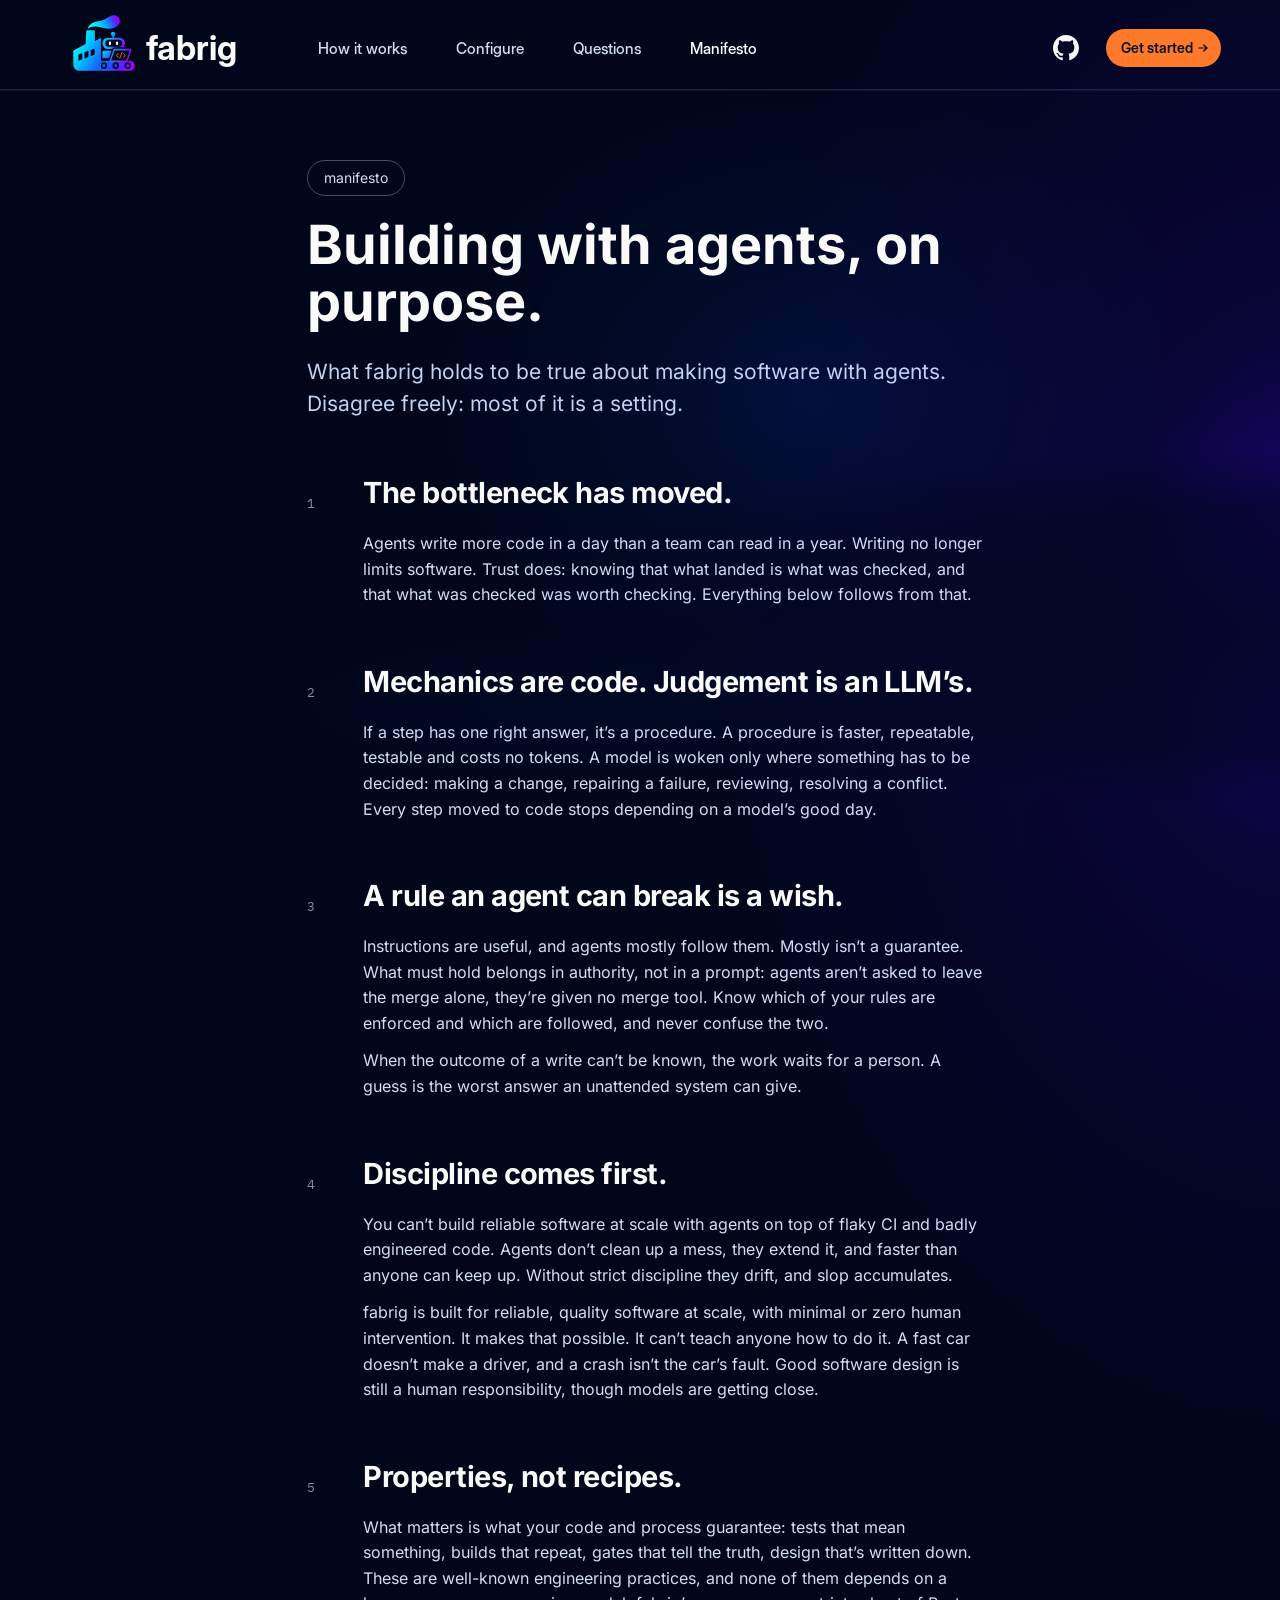
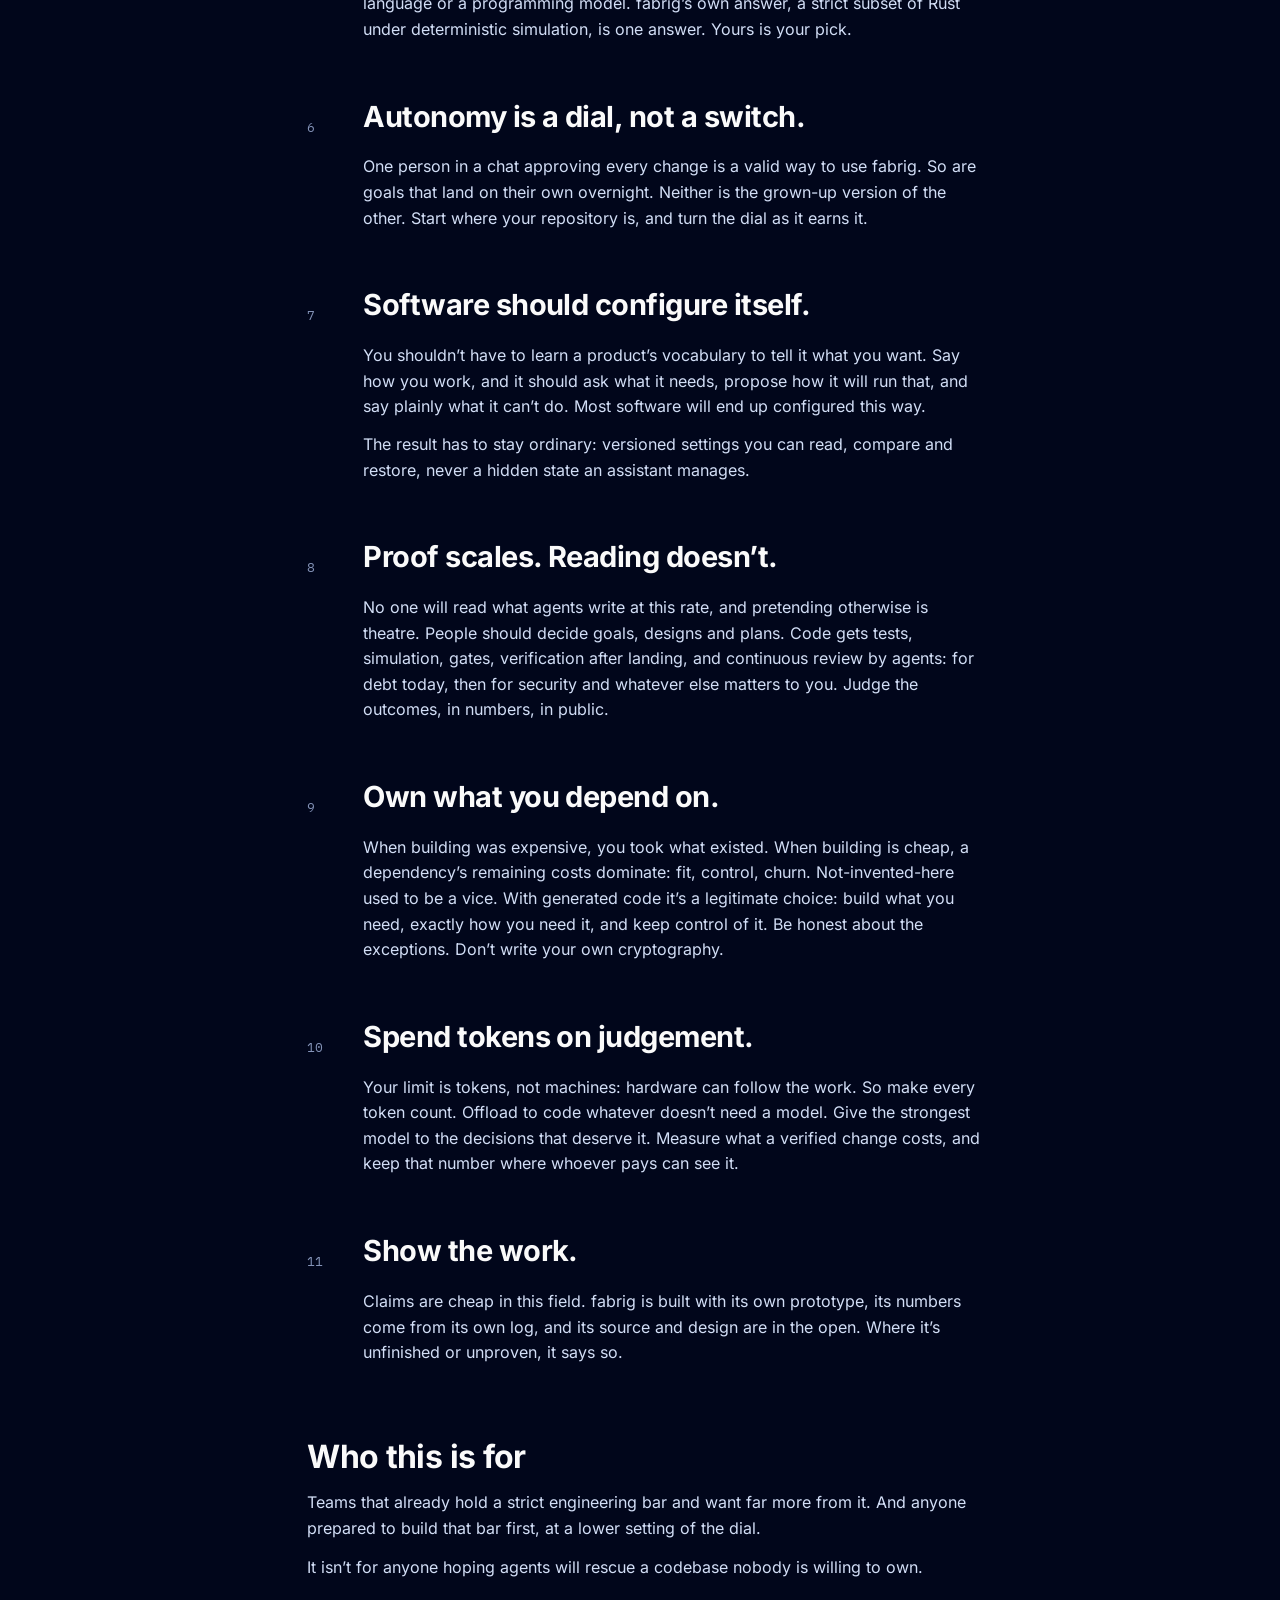
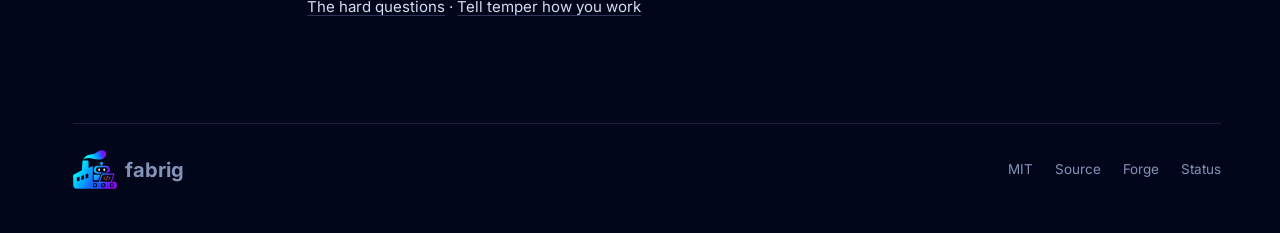
<file: manifesto/index.html>
<!doctype html>
<html lang="en">
<head>
<meta charset="utf-8">
<meta name="viewport" content="width=device-width, initial-scale=1, viewport-fit=cover">
<title>Manifesto · fabrig</title>
<meta name="description" content="What fabrig holds to be true about making software with agents: discipline first, proof over reading, autonomy as a dial.">
<meta property="og:title" content="Manifesto · fabrig">
<meta property="og:description" content="What fabrig holds to be true about making software with agents: discipline first, proof over reading, autonomy as a dial.">
<meta name="theme-color" content="#01061b">
<link rel="icon" href="/assets/fabrig-logo.svg" type="image/svg+xml">
<link rel="preload" href="/fonts/InterDisplay-Bold.woff" as="font" type="font/woff" crossorigin>
<link rel="preload" href="/fonts/Inter-latin.woff2" as="font" type="font/woff2" crossorigin>
<link rel="stylesheet" href="/css/styles.css">
<link rel="stylesheet" href="/site.css">
<script>document.documentElement.className = 'js';</script>
</head>
<body>
<a class="skip-link" href="#main">Skip to content</a>

<header class="site-header">
  <div class="container site-header__inner">
    <a class="brand" href="/" aria-label="fabrig home">
      <img class="brand__mark" src="/assets/fabrig-logo.svg" width="87" height="78" alt="">
      <span class="brand__name">fabrig</span>
    </a>
    <nav class="primary-nav" id="primary-nav" aria-label="Primary">
      <ul class="primary-nav__list">
        <li class="primary-nav__item"><a class="primary-nav__link" href="/how-it-works/">How it works</a></li>
        <li class="primary-nav__item"><a class="primary-nav__link" href="/configure/">Configure</a></li>
        <li class="primary-nav__item"><a class="primary-nav__link" href="/questions/">Questions</a></li>
        <li class="primary-nav__item"><a class="primary-nav__link" href="/manifesto/" aria-current="page">Manifesto</a></li>
        <li class="primary-nav__item primary-nav__item--source"><a class="primary-nav__link" href="https://github.com/fabrig-ai/fabrig">Source</a></li>
      </ul>
    </nav>
    <div class="site-header__actions">
      <a class="icon-link" href="https://github.com/fabrig-ai/fabrig" aria-label="Source on GitHub"><img src="/assets/icons/github.svg" width="34" height="34" alt=""></a>
      <a class="button button--primary button--small" href="/#start">Get started <img class="button__icon" src="/assets/icons/arrow-right-small.svg" width="14" height="12" alt=""></a>
      <button class="menu-button" type="button" aria-label="Menu" aria-expanded="false" aria-controls="primary-nav"><img src="/assets/icons/menu.svg" width="22" height="16" alt=""></button>
    </div>
  </div>
</header>

<div class="container">
<main class="doc prose" id="main">
<p class="kicker">manifesto</p>
<h1>Building with agents, on purpose.</h1>
<p class="lede">What fabrig holds to be true about making software with agents. Disagree freely: most of it is a setting.</p>

<article class="thesis" id="trust">
  <p class="n">1</p>
  <h2>The bottleneck has moved.</h2>
  <p>Agents write more code in a day than a team can read in a year. Writing no longer limits software. Trust does: knowing that what landed is what was checked, and that what was checked was worth checking. Everything below follows from that.</p>
</article>

<article class="thesis" id="mechanics">
  <p class="n">2</p>
  <h2>Mechanics are code. Judgement is an LLM’s.</h2>
  <p>If a step has one right answer, it’s a procedure. A procedure is faster, repeatable, testable and costs no tokens. A model is woken only where something has to be decided: making a change, repairing a failure, reviewing, resolving a conflict. Every step moved to code stops depending on a model’s good day.</p>
</article>

<article class="thesis" id="authority">
  <p class="n">3</p>
  <h2>A rule an agent can break is a wish.</h2>
  <p>Instructions are useful, and agents mostly follow them. Mostly isn’t a guarantee. What must hold belongs in authority, not in a prompt: agents aren’t asked to leave the merge alone, they’re given no merge tool. Know which of your rules are enforced and which are followed, and never confuse the two.</p>
  <p>When the outcome of a write can’t be known, the work waits for a person. A guess is the worst answer an unattended system can give.</p>
</article>

<article class="thesis" id="discipline">
  <p class="n">4</p>
  <h2>Discipline comes first.</h2>
  <p>You can’t build reliable software at scale with agents on top of flaky CI and badly engineered code. Agents don’t clean up a mess, they extend it, and faster than anyone can keep up. Without strict discipline they drift, and slop accumulates.</p>
  <p>fabrig is built for reliable, quality software at scale, with minimal or zero human intervention. It makes that possible. It can’t teach anyone how to do it. A fast car doesn’t make a driver, and a crash isn’t the car’s fault. Good software design is still a human responsibility, though models are getting close.</p>
</article>

<article class="thesis" id="properties">
  <p class="n">5</p>
  <h2>Properties, not recipes.</h2>
  <p>What matters is what your code and process guarantee: tests that mean something, builds that repeat, gates that tell the truth, design that’s written down. These are well-known engineering practices, and none of them depends on a language or a programming model. fabrig’s own answer, a strict subset of Rust under deterministic simulation, is one answer. Yours is your pick.</p>
</article>

<article class="thesis" id="dial">
  <p class="n">6</p>
  <h2>Autonomy is a dial, not a switch.</h2>
  <p>One person in a chat approving every change is a valid way to use fabrig. So are goals that land on their own overnight. Neither is the grown-up version of the other. Start where your repository is, and turn the dial as it earns it.</p>
</article>

<article class="thesis" id="configure">
  <p class="n">7</p>
  <h2>Software should configure itself.</h2>
  <p>You shouldn’t have to learn a product’s vocabulary to tell it what you want. Say how you work, and it should ask what it needs, propose how it will run that, and say plainly what it can’t do. Most software will end up configured this way.</p>
  <p>The result has to stay ordinary: versioned settings you can read, compare and restore, never a hidden state an assistant manages.</p>
</article>

<article class="thesis" id="proof">
  <p class="n">8</p>
  <h2>Proof scales. Reading doesn’t.</h2>
  <p>No one will read what agents write at this rate, and pretending otherwise is theatre. People should decide goals, designs and plans. Code gets tests, simulation, gates, verification after landing, and continuous review by agents: for debt today, then for security and whatever else matters to you. Judge the outcomes, in numbers, in public.</p>
</article>

<article class="thesis" id="own">
  <p class="n">9</p>
  <h2>Own what you depend on.</h2>
  <p>When building was expensive, you took what existed. When building is cheap, a dependency’s remaining costs dominate: fit, control, churn. Not-invented-here used to be a vice. With generated code it’s a legitimate choice: build what you need, exactly how you need it, and keep control of it. Be honest about the exceptions. Don’t write your own cryptography.</p>
</article>

<article class="thesis" id="tokens">
  <p class="n">10</p>
  <h2>Spend tokens on judgement.</h2>
  <p>Your limit is tokens, not machines: hardware can follow the work. So make every token count. Offload to code whatever doesn’t need a model. Give the strongest model to the decisions that deserve it. Measure what a verified change costs, and keep that number where whoever pays can see it.</p>
</article>

<article class="thesis" id="show">
  <p class="n">11</p>
  <h2>Show the work.</h2>
  <p>Claims are cheap in this field. fabrig is built with its own prototype, its numbers come from its own log, and its source and design are in the open. Where it’s unfinished or unproven, it says so.</p>
</article>

<h2 id="for-whom">Who this is for</h2>
<p>Teams that already hold a strict engineering bar and want far more from it. And anyone prepared to build that bar first, at a lower setting of the dial.</p>
<p>It isn’t for anyone hoping agents will rescue a codebase nobody is willing to own.</p>
<p class="more"><a href="/questions/">The hard questions</a> · <a href="/configure/">Tell temper how you work</a></p>
</main>
</div>

<div class="container">
<footer>
  <a class="brand brand--small" href="/"><img class="brand__mark" src="/assets/fabrig-logo.svg" width="87" height="78" alt=""><span class="brand__name">fabrig</span></a>
  <div class="links">
    <span>MIT</span>
    <a href="https://github.com/fabrig-ai/fabrig">Source</a>
    <a href="https://git.fabrig.ai/">Forge</a>
    <a href="https://status.fabrig.ai/">Status</a>
  </div>
</footer>
</div>
<script src="/site.js" defer></script>
</body>
</html>
</file>
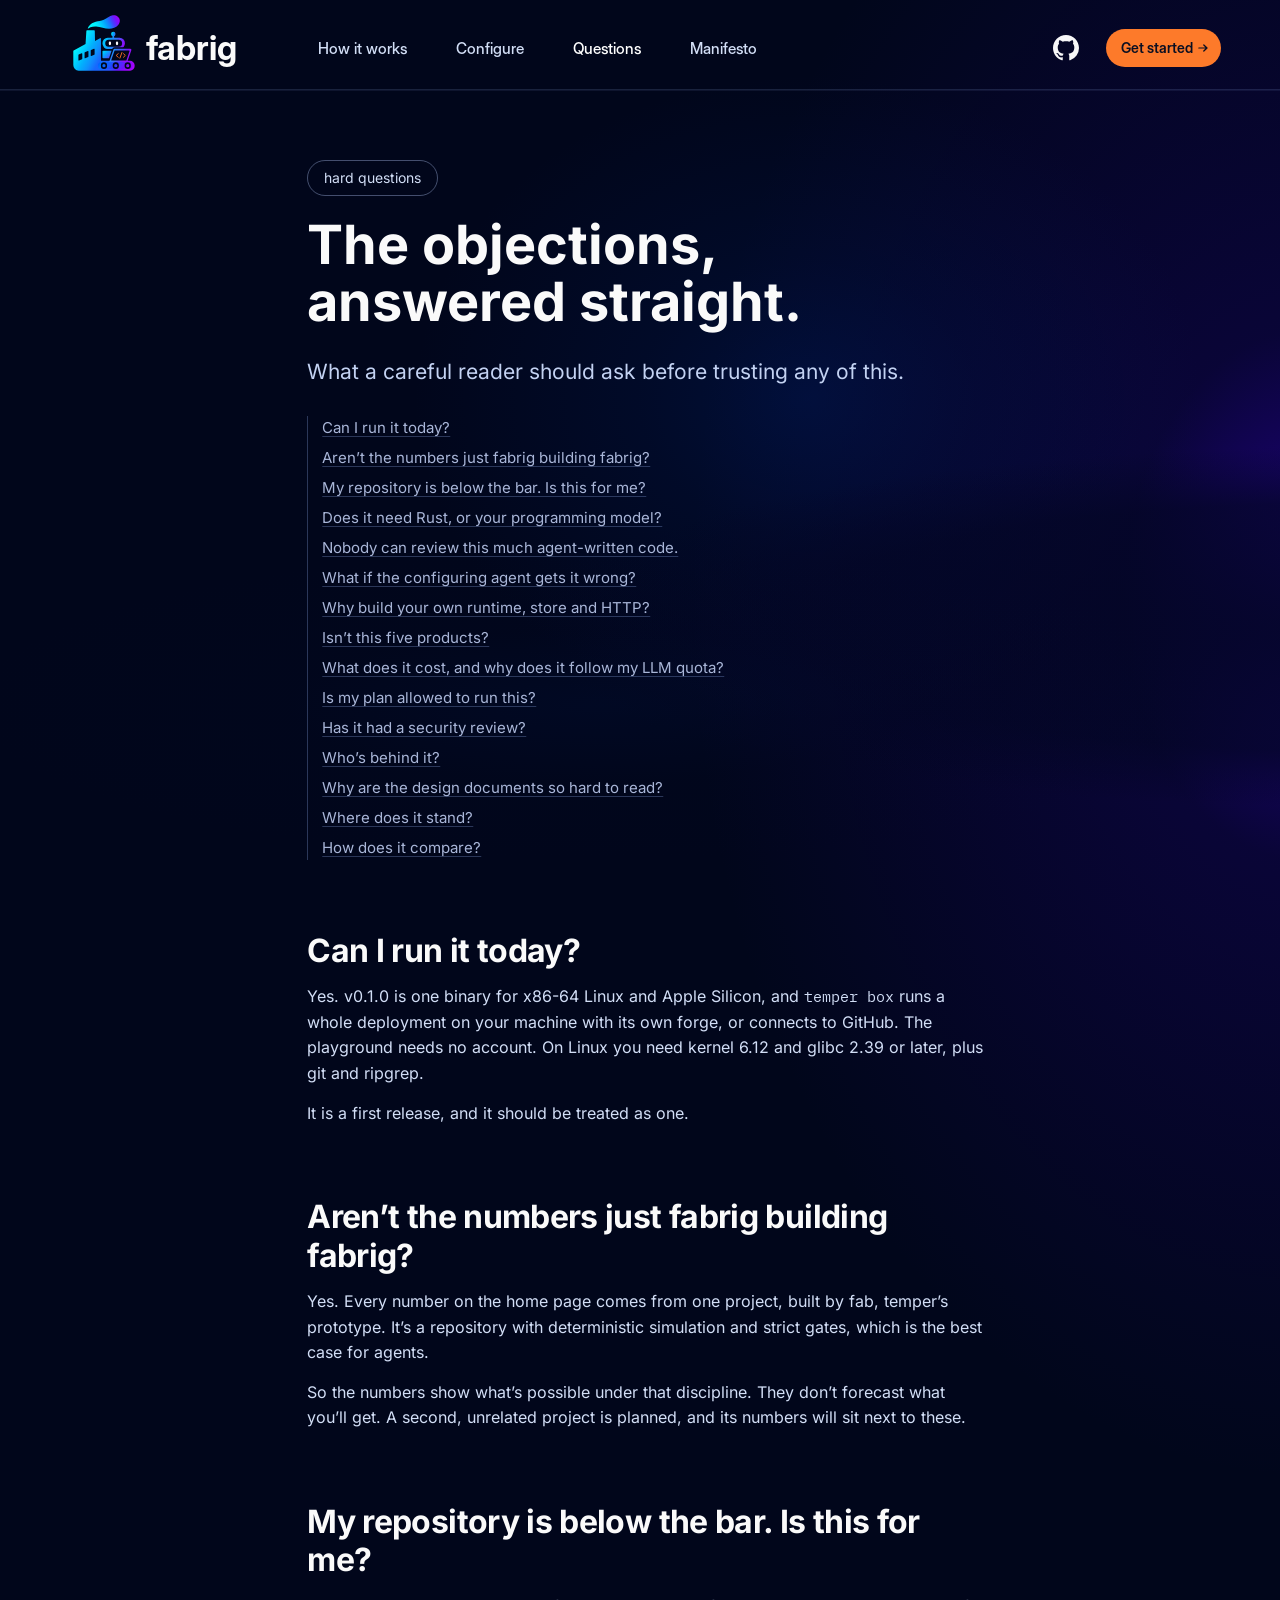
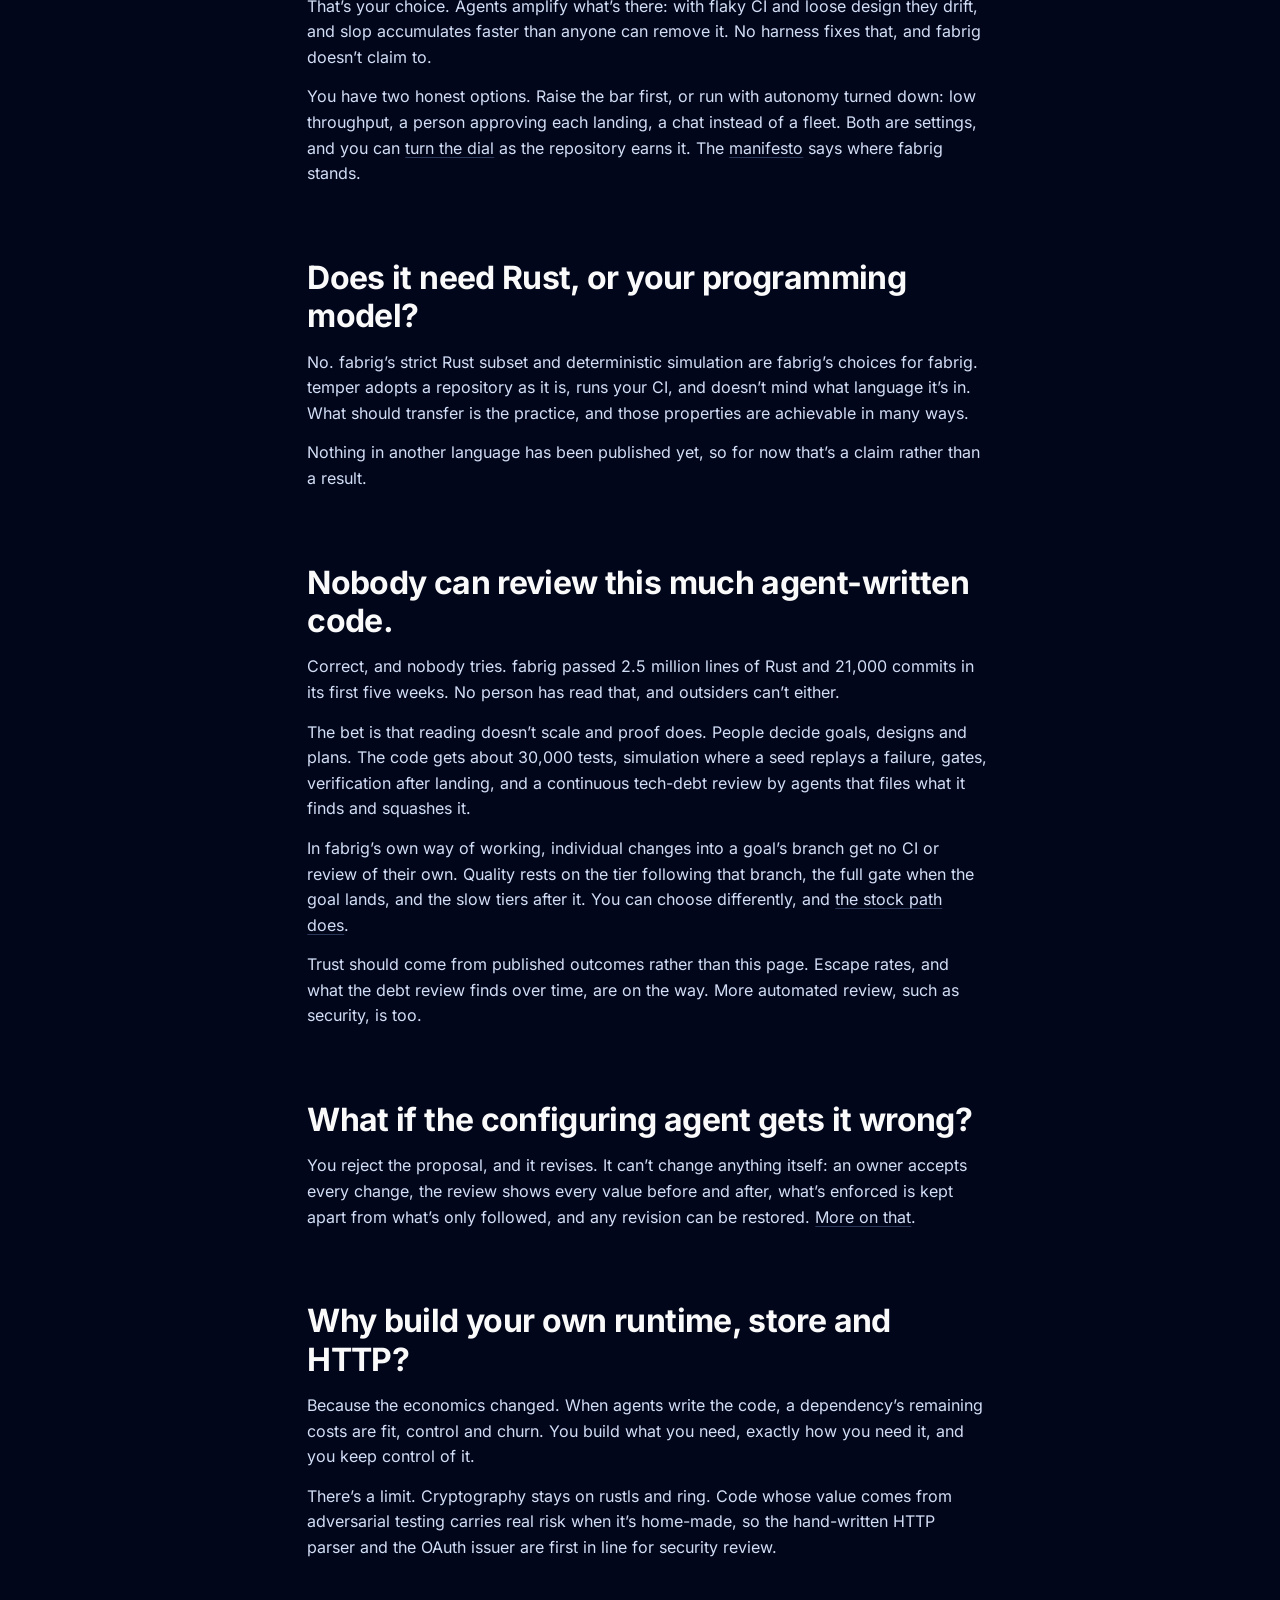
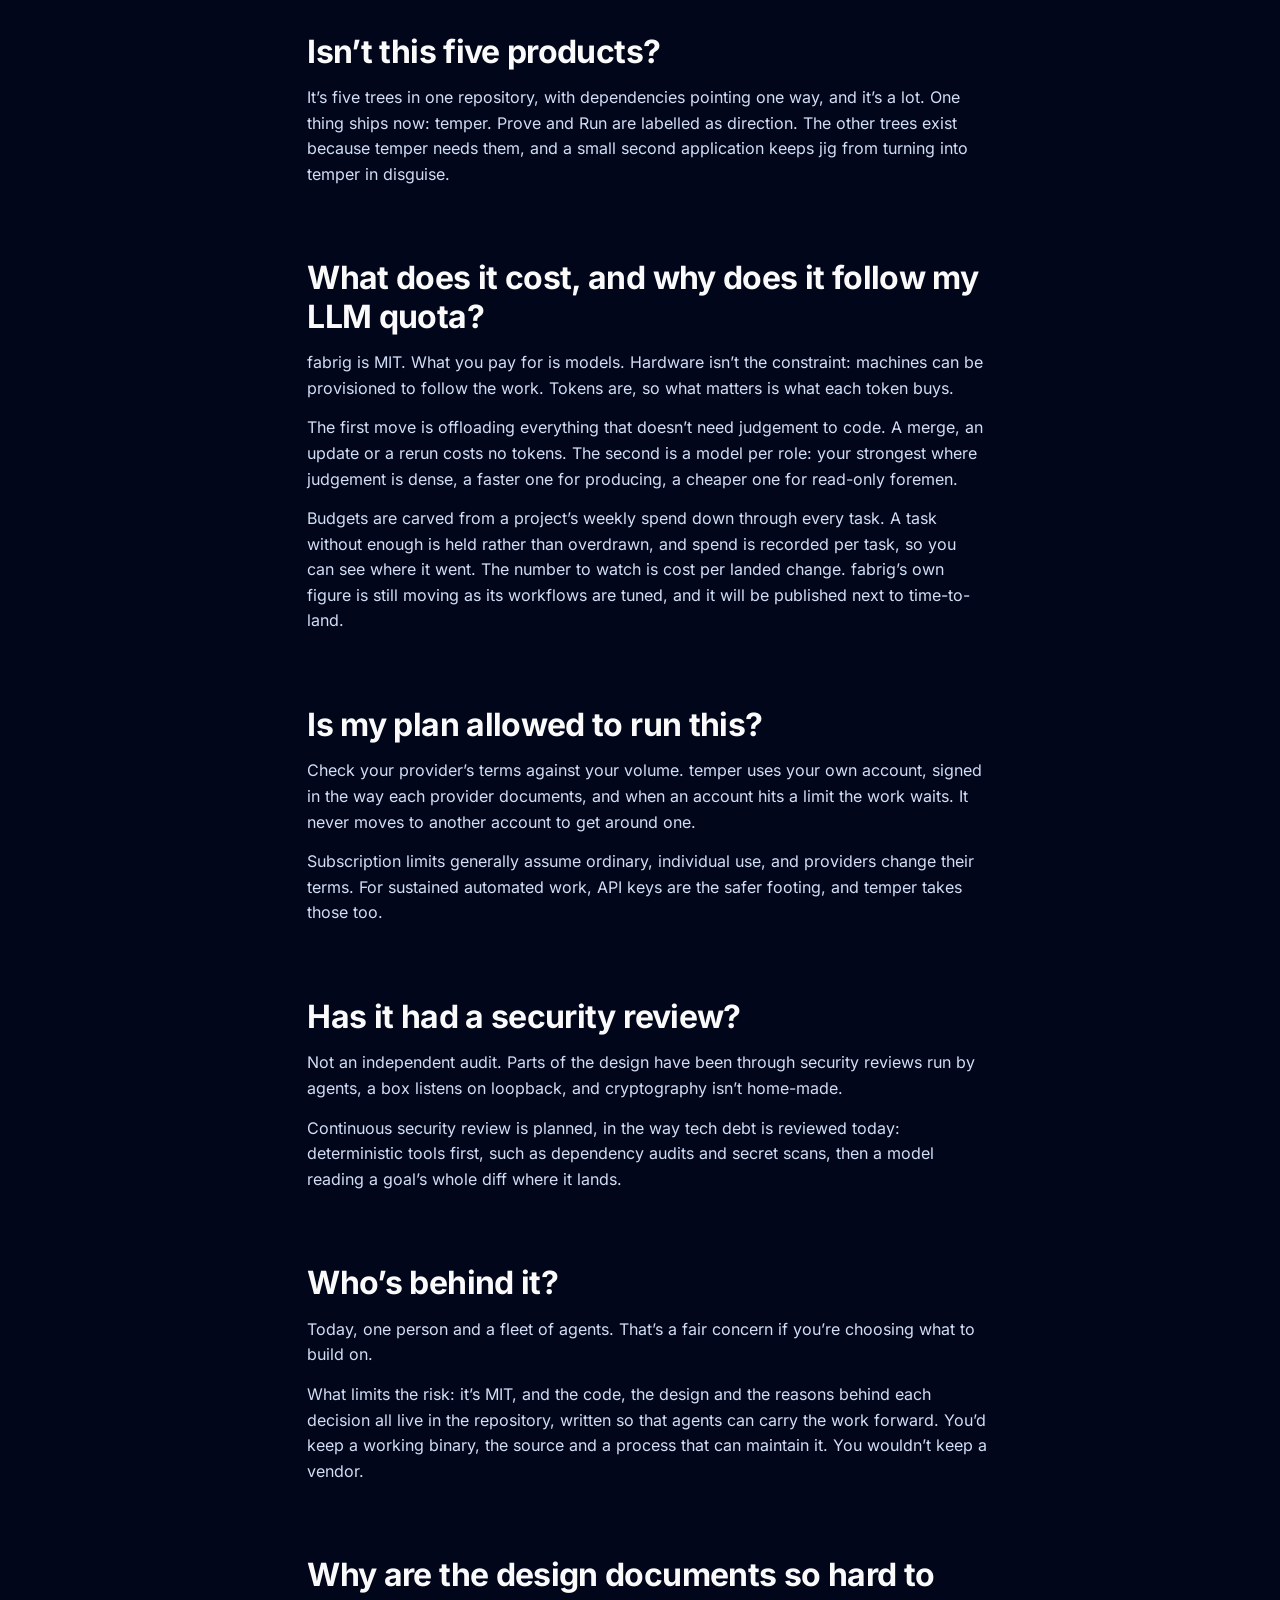
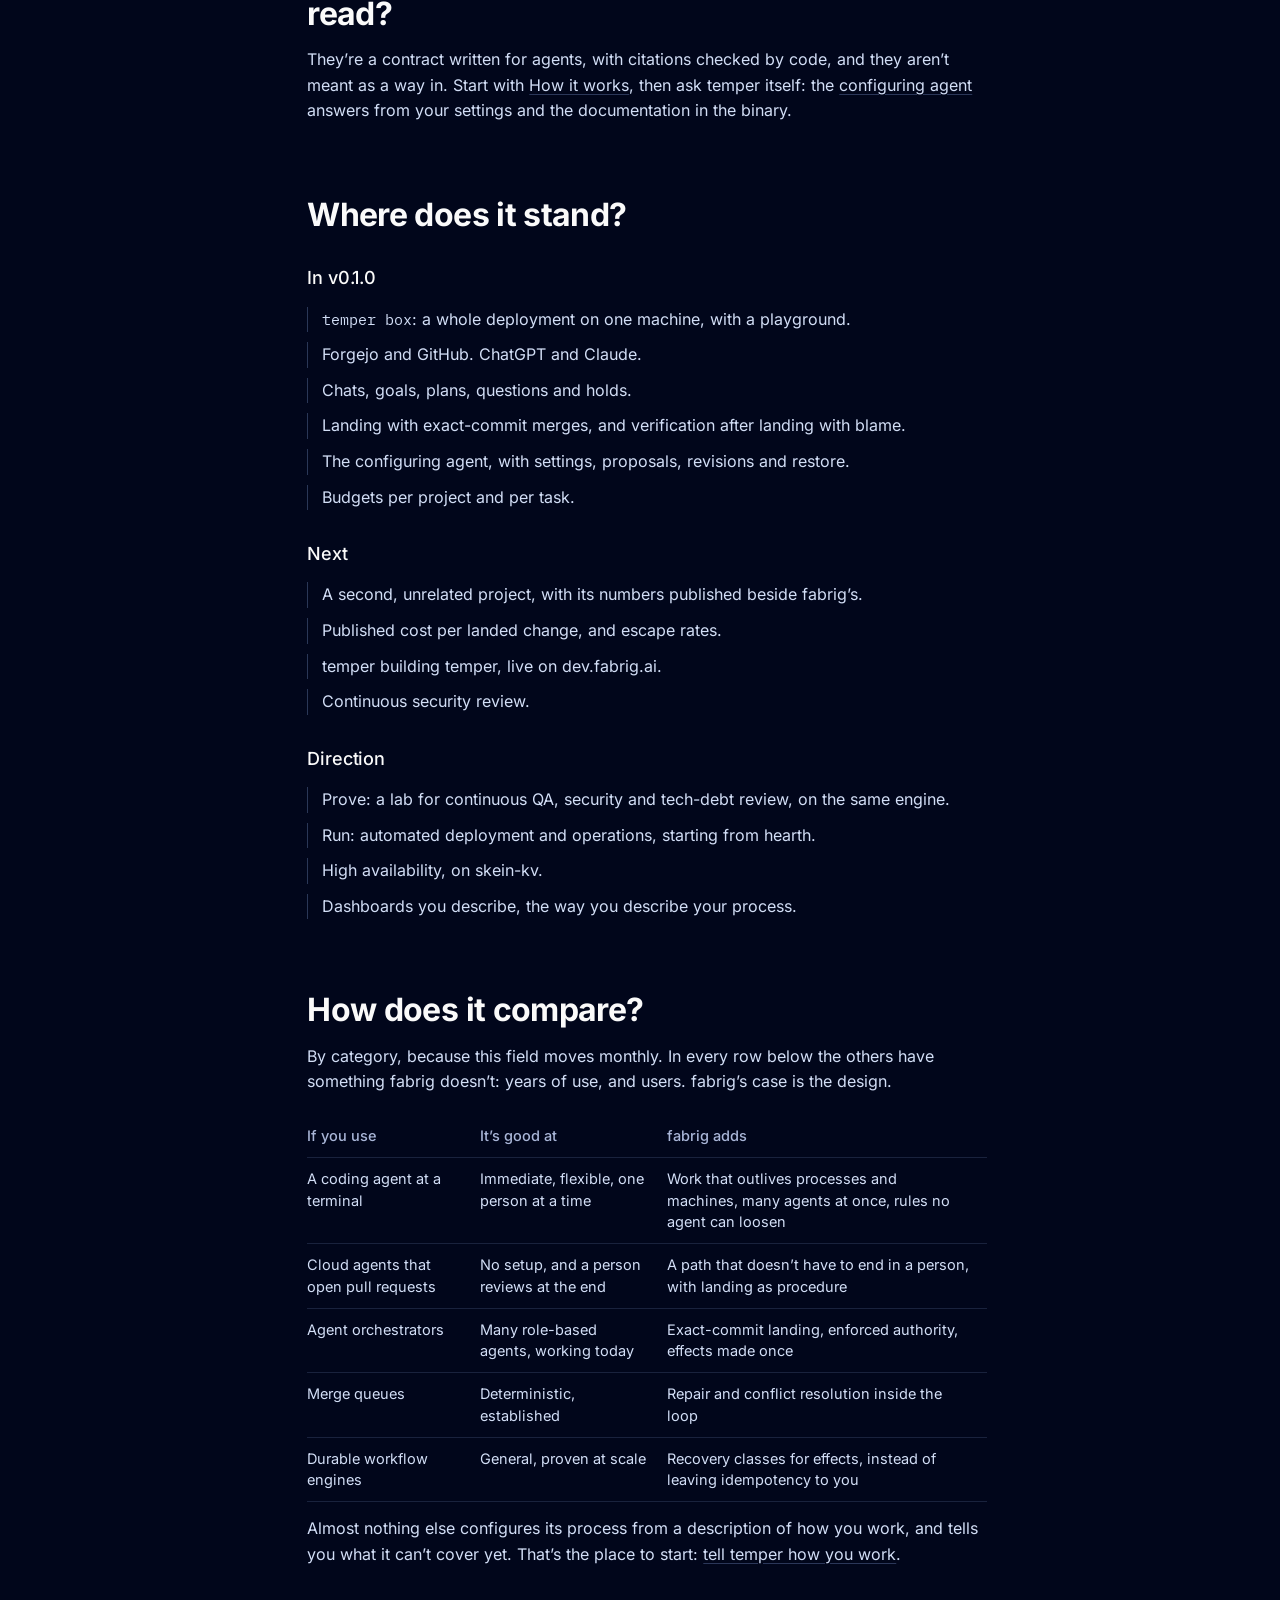
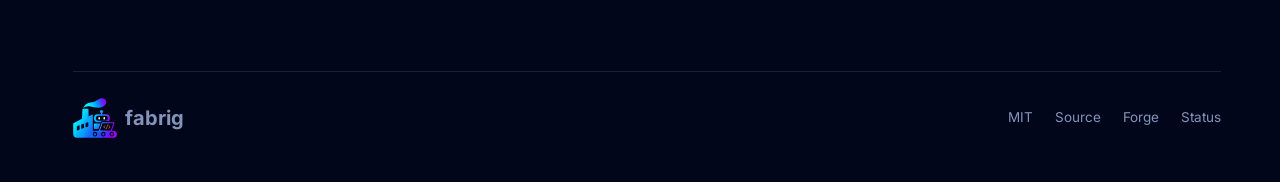
<file: questions/index.html>
<!doctype html>
<html lang="en">
<head>
<meta charset="utf-8">
<meta name="viewport" content="width=device-width, initial-scale=1, viewport-fit=cover">
<title>Questions · fabrig</title>
<meta name="description" content="The hard questions about fabrig, answered straight: proof, review, cost, scope, security and who&#x27;s behind it.">
<meta property="og:title" content="Questions · fabrig">
<meta property="og:description" content="The hard questions about fabrig, answered straight: proof, review, cost, scope, security and who&#x27;s behind it.">
<meta name="theme-color" content="#01061b">
<link rel="icon" href="/assets/fabrig-logo.svg" type="image/svg+xml">
<link rel="preload" href="/fonts/InterDisplay-Bold.woff" as="font" type="font/woff" crossorigin>
<link rel="preload" href="/fonts/Inter-latin.woff2" as="font" type="font/woff2" crossorigin>
<link rel="stylesheet" href="/css/styles.css">
<link rel="stylesheet" href="/site.css">
<script>document.documentElement.className = 'js';</script>
</head>
<body>
<a class="skip-link" href="#main">Skip to content</a>

<header class="site-header">
  <div class="container site-header__inner">
    <a class="brand" href="/" aria-label="fabrig home">
      <img class="brand__mark" src="/assets/fabrig-logo.svg" width="87" height="78" alt="">
      <span class="brand__name">fabrig</span>
    </a>
    <nav class="primary-nav" id="primary-nav" aria-label="Primary">
      <ul class="primary-nav__list">
        <li class="primary-nav__item"><a class="primary-nav__link" href="/how-it-works/">How it works</a></li>
        <li class="primary-nav__item"><a class="primary-nav__link" href="/configure/">Configure</a></li>
        <li class="primary-nav__item"><a class="primary-nav__link" href="/questions/" aria-current="page">Questions</a></li>
        <li class="primary-nav__item"><a class="primary-nav__link" href="/manifesto/">Manifesto</a></li>
        <li class="primary-nav__item primary-nav__item--source"><a class="primary-nav__link" href="https://github.com/fabrig-ai/fabrig">Source</a></li>
      </ul>
    </nav>
    <div class="site-header__actions">
      <a class="icon-link" href="https://github.com/fabrig-ai/fabrig" aria-label="Source on GitHub"><img src="/assets/icons/github.svg" width="34" height="34" alt=""></a>
      <a class="button button--primary button--small" href="/#start">Get started <img class="button__icon" src="/assets/icons/arrow-right-small.svg" width="14" height="12" alt=""></a>
      <button class="menu-button" type="button" aria-label="Menu" aria-expanded="false" aria-controls="primary-nav"><img src="/assets/icons/menu.svg" width="22" height="16" alt=""></button>
    </div>
  </div>
</header>

<div class="container">
<main class="doc prose" id="main">
<p class="kicker">hard questions</p>
<h1>The objections, answered straight.</h1>
<p class="lede">What a careful reader should ask before trusting any of this.</p>

<ul class="toc">
  <li><a href="#today">Can I run it today?</a></li>
  <li><a href="#proof">Aren’t the numbers just fabrig building fabrig?</a></li>
  <li><a href="#bar">My repository is below the bar. Is this for me?</a></li>
  <li><a href="#language">Does it need Rust, or your programming model?</a></li>
  <li><a href="#review">Nobody can review this much agent-written code.</a></li>
  <li><a href="#wrong">What if the configuring agent gets it wrong?</a></li>
  <li><a href="#nih">Why build your own runtime, store and HTTP?</a></li>
  <li><a href="#scope">Isn’t this five products?</a></li>
  <li><a href="#cost">What does it cost, and why does it follow my LLM quota?</a></li>
  <li><a href="#plans">Is my plan allowed to run this?</a></li>
  <li><a href="#security">Has it had a security review?</a></li>
  <li><a href="#who">Who’s behind it?</a></li>
  <li><a href="#docs">Why are the design documents so hard to read?</a></li>
  <li><a href="#stands">Where does it stand?</a></li>
  <li><a href="#compare">How does it compare?</a></li>
</ul>

<h2 id="today">Can I run it today?</h2>
<p>Yes. v0.1.0 is one binary for x86-64 Linux and Apple Silicon, and <code>temper box</code> runs a whole deployment on your machine with its own forge, or connects to GitHub. The playground needs no account. On Linux you need kernel 6.12 and glibc 2.39 or later, plus git and ripgrep.</p>
<p>It is a first release, and it should be treated as one.</p>

<h2 id="proof">Aren’t the numbers just fabrig building fabrig?</h2>
<p>Yes. Every number on the home page comes from one project, built by fab, temper’s prototype. It’s a repository with deterministic simulation and strict gates, which is the best case for agents.</p>
<p>So the numbers show what’s possible under that discipline. They don’t forecast what you’ll get. A second, unrelated project is planned, and its numbers will sit next to these.</p>

<h2 id="bar">My repository is below the bar. Is this for me?</h2>
<p>That’s your choice. Agents amplify what’s there: with flaky CI and loose design they drift, and slop accumulates faster than anyone can remove it. No harness fixes that, and fabrig doesn’t claim to.</p>
<p>You have two honest options. Raise the bar first, or run with autonomy turned down: low throughput, a person approving each landing, a chat instead of a fleet. Both are settings, and you can <a href="/configure/#dial">turn the dial</a> as the repository earns it. The <a href="/manifesto/#discipline">manifesto</a> says where fabrig stands.</p>

<h2 id="language">Does it need Rust, or your programming model?</h2>
<p>No. fabrig’s strict Rust subset and deterministic simulation are fabrig’s choices for fabrig. temper adopts a repository as it is, runs your CI, and doesn’t mind what language it’s in. What should transfer is the practice, and those properties are achievable in many ways.</p>
<p>Nothing in another language has been published yet, so for now that’s a claim rather than a result.</p>

<h2 id="review">Nobody can review this much agent-written code.</h2>
<p>Correct, and nobody tries. fabrig passed 2.5 million lines of Rust and 21,000 commits in its first five weeks. No person has read that, and outsiders can’t either.</p>
<p>The bet is that reading doesn’t scale and proof does. People decide goals, designs and plans. The code gets about 30,000 tests, simulation where a seed replays a failure, gates, verification after landing, and a continuous tech-debt review by agents that files what it finds and squashes it.</p>
<p>In fabrig’s own way of working, individual changes into a goal’s branch get no CI or review of their own. Quality rests on the tier following that branch, the full gate when the goal lands, and the slow tiers after it. You can choose differently, and <a href="/configure/#dial">the stock path does</a>.</p>
<p>Trust should come from published outcomes rather than this page. Escape rates, and what the debt review finds over time, are on the way. More automated review, such as security, is too.</p>

<h2 id="wrong">What if the configuring agent gets it wrong?</h2>
<p>You reject the proposal, and it revises. It can’t change anything itself: an owner accepts every change, the review shows every value before and after, what’s enforced is kept apart from what’s only followed, and any revision can be restored. <a href="/configure/#trust">More on that</a>.</p>

<h2 id="nih">Why build your own runtime, store and HTTP?</h2>
<p>Because the economics changed. When agents write the code, a dependency’s remaining costs are fit, control and churn. You build what you need, exactly how you need it, and you keep control of it.</p>
<p>There’s a limit. Cryptography stays on rustls and ring. Code whose value comes from adversarial testing carries real risk when it’s home-made, so the hand-written HTTP parser and the OAuth issuer are first in line for security review.</p>

<h2 id="scope">Isn’t this five products?</h2>
<p>It’s five trees in one repository, with dependencies pointing one way, and it’s a lot. One thing ships now: temper. Prove and Run are labelled as direction. The other trees exist because temper needs them, and a small second application keeps jig from turning into temper in disguise.</p>

<h2 id="cost">What does it cost, and why does it follow my LLM quota?</h2>
<p>fabrig is MIT. What you pay for is models. Hardware isn’t the constraint: machines can be provisioned to follow the work. Tokens are, so what matters is what each token buys.</p>
<p>The first move is offloading everything that doesn’t need judgement to code. A merge, an update or a rerun costs no tokens. The second is a model per role: your strongest where judgement is dense, a faster one for producing, a cheaper one for read-only foremen.</p>
<p>Budgets are carved from a project’s weekly spend down through every task. A task without enough is held rather than overdrawn, and spend is recorded per task, so you can see where it went. The number to watch is cost per landed change. fabrig’s own figure is still moving as its workflows are tuned, and it will be published next to time-to-land.</p>

<h2 id="plans">Is my plan allowed to run this?</h2>
<p>Check your provider’s terms against your volume. temper uses your own account, signed in the way each provider documents, and when an account hits a limit the work waits. It never moves to another account to get around one.</p>
<p>Subscription limits generally assume ordinary, individual use, and providers change their terms. For sustained automated work, API keys are the safer footing, and temper takes those too.</p>

<h2 id="security">Has it had a security review?</h2>
<p>Not an independent audit. Parts of the design have been through security reviews run by agents, a box listens on loopback, and cryptography isn’t home-made.</p>
<p>Continuous security review is planned, in the way tech debt is reviewed today: deterministic tools first, such as dependency audits and secret scans, then a model reading a goal’s whole diff where it lands.</p>

<h2 id="who">Who’s behind it?</h2>
<p>Today, one person and a fleet of agents. That’s a fair concern if you’re choosing what to build on.</p>
<p>What limits the risk: it’s MIT, and the code, the design and the reasons behind each decision all live in the repository, written so that agents can carry the work forward. You’d keep a working binary, the source and a process that can maintain it. You wouldn’t keep a vendor.</p>

<h2 id="docs">Why are the design documents so hard to read?</h2>
<p>They’re a contract written for agents, with citations checked by code, and they aren’t meant as a way in. Start with <a href="/how-it-works/">How it works</a>, then ask temper itself: the <a href="/configure/#ask">configuring agent</a> answers from your settings and the documentation in the binary.</p>

<h2 id="stands">Where does it stand?</h2>
<h3>In v0.1.0</h3>
<ul class="list">
  <li><code>temper box</code>: a whole deployment on one machine, with a playground.</li>
  <li>Forgejo and GitHub. ChatGPT and Claude.</li>
  <li>Chats, goals, plans, questions and holds.</li>
  <li>Landing with exact-commit merges, and verification after landing with blame.</li>
  <li>The configuring agent, with settings, proposals, revisions and restore.</li>
  <li>Budgets per project and per task.</li>
</ul>
<h3>Next</h3>
<ul class="list">
  <li>A second, unrelated project, with its numbers published beside fabrig’s.</li>
  <li>Published cost per landed change, and escape rates.</li>
  <li>temper building temper, live on dev.fabrig.ai.</li>
  <li>Continuous security review.</li>
</ul>
<h3>Direction</h3>
<ul class="list">
  <li>Prove: a lab for continuous QA, security and tech-debt review, on the same engine.</li>
  <li>Run: automated deployment and operations, starting from hearth.</li>
  <li>High availability, on skein-kv.</li>
  <li>Dashboards you describe, the way you describe your process.</li>
</ul>

<h2 id="compare">How does it compare?</h2>
<p>By category, because this field moves monthly. In every row below the others have something fabrig doesn’t: years of use, and users. fabrig’s case is the design.</p>
<div class="scroll"><table>
  <thead><tr><th scope="col">If you use</th><th scope="col">It’s good at</th><th scope="col">fabrig adds</th></tr></thead>
  <tbody>
    <tr><td>A coding agent at a terminal</td><td>Immediate, flexible, one person at a time</td><td>Work that outlives processes and machines, many agents at once, rules no agent can loosen</td></tr>
    <tr><td>Cloud agents that open pull requests</td><td>No setup, and a person reviews at the end</td><td>A path that doesn’t have to end in a person, with landing as procedure</td></tr>
    <tr><td>Agent orchestrators</td><td>Many role-based agents, working today</td><td>Exact-commit landing, enforced authority, effects made once</td></tr>
    <tr><td>Merge queues</td><td>Deterministic, established</td><td>Repair and conflict resolution inside the loop</td></tr>
    <tr><td>Durable workflow engines</td><td>General, proven at scale</td><td>Recovery classes for effects, instead of leaving idempotency to you</td></tr>
  </tbody>
</table></div>
<p>Almost nothing else configures its process from a description of how you work, and tells you what it can’t cover yet. That’s the place to start: <a href="/configure/">tell temper how you work</a>.</p>
</main>
</div>

<div class="container">
<footer>
  <a class="brand brand--small" href="/"><img class="brand__mark" src="/assets/fabrig-logo.svg" width="87" height="78" alt=""><span class="brand__name">fabrig</span></a>
  <div class="links">
    <span>MIT</span>
    <a href="https://github.com/fabrig-ai/fabrig">Source</a>
    <a href="https://git.fabrig.ai/">Forge</a>
    <a href="https://status.fabrig.ai/">Status</a>
  </div>
</footer>
</div>
<script src="/site.js" defer></script>
</body>
</html>
</file>
<file: css/styles.css>
/* ==========================================================================
   Fabrig — landing page styles

   The layout is matched to the 1672 × 941 design comp. At that width and
   above, every measurement below is the comp's value in CSS pixels.
   Between 1100px and 1672px the hero scales proportionally through the
   --px unit (1 design pixel). Below 1100px the layout stacks.
   ========================================================================== */

/* ---------- Fonts: Inter Display (SIL OFL 1.1, see fonts/OFL.txt) ---------- */
@font-face {
  font-family: "Inter Display";
  src: url("../fonts/InterDisplay-Regular.woff") format("woff");
  font-weight: 400;
  font-style: normal;
  font-display: swap;
}
@font-face {
  font-family: "Inter Display";
  src: url("../fonts/InterDisplay-Medium.woff") format("woff");
  font-weight: 500;
  font-style: normal;
  font-display: swap;
}
@font-face {
  font-family: "Inter Display";
  src: url("../fonts/InterDisplay-SemiBold.woff") format("woff");
  font-weight: 600;
  font-style: normal;
  font-display: swap;
}
@font-face {
  font-family: "Inter Display";
  src: url("../fonts/InterDisplay-Bold.woff") format("woff");
  font-weight: 700;
  font-style: normal;
  font-display: swap;
}

/* ---------- Design tokens ---------- */
:root {
  color-scheme: dark;

  /* colour */
  --color-bg: #01061b;
  --color-text: #fafafa;
  --color-text-nav: #d2def6;
  --color-text-chip: #d5e1f4;
  --color-text-soft: #c3d2f2;
  --color-text-muted: #c2cce6;
  --color-accent: #fb7f2e;
  --color-accent-fill: #fd7a2a;
  --color-accent-fill-hover: #ff8a3d;
  --color-accent-ink: #0a0f22;
  --color-line: rgba(140, 170, 230, 0.17);
  --color-line-soft: rgba(140, 170, 230, 0.09);
  --color-divider: rgba(130, 150, 220, 0.16);
  --color-outline: rgba(240, 241, 245, 0.95);
  --color-chip-border: rgba(160, 178, 225, 0.42);

  /* type */
  --font-sans: "Inter Display", "Inter", ui-sans-serif, system-ui, -apple-system, "Segoe UI", sans-serif;

  /* layout */
  --page-max: 1672px;
  --gutter-start: clamp(20px, 5.742%, 96px);
  --gutter-end: clamp(20px, 4.605%, 77px);
  --header-height: 116px;

  /* one design pixel: 1px at ≥1672px wide, proportionally smaller below */
  --px: min(1px, calc(100vw / 1672));
}

/* ---------- Base ---------- */
*,
*::before,
*::after {
  box-sizing: border-box;
}

html {
  -webkit-text-size-adjust: 100%;
  text-size-adjust: 100%;
}

body {
  margin: 0;
  min-height: 100vh;
  overflow-x: hidden;
  font-family: var(--font-sans);
  color: var(--color-text);
  background-color: var(--color-bg);
  /* ambient light, fitted to the comp (topmost layer first) */
  background-image:
    /* faint lift behind the feature strip */
    radial-gradient(calc(833 * var(--px)) calc(205 * var(--px)) at calc(50% - 55 * var(--px)) calc(921 * var(--px)),
      rgba(0, 16, 56, 0.295) 0%, rgba(0, 16, 56, 0.04) 48.6%, rgba(0, 16, 56, 0) 100%),
    /* low haze on the right */
    radial-gradient(calc(1113 * var(--px)) calc(236 * var(--px)) at calc(100% + 112 * var(--px)) calc(819 * var(--px)),
      rgba(3, 6, 36, 0.9) 0%, rgba(3, 6, 36, 0.697) 68.8%, rgba(3, 6, 36, 0) 100%),
    /* blue halo behind the illustration */
    radial-gradient(calc(514 * var(--px)) calc(421 * var(--px)) at calc(50% + 219 * var(--px)) calc(520 * var(--px)),
      rgba(0, 29, 99, 0.407) 0%, rgba(0, 29, 99, 0.184) 42.3%, rgba(0, 29, 99, 0) 100%),
    /* violet glow on the right edge */
    radial-gradient(calc(809 * var(--px)) calc(1154 * var(--px)) at calc(100% + 39 * var(--px)) calc(778 * var(--px)),
      rgba(33, 2, 134, 0.994) 0%, rgba(33, 2, 134, 0.257) 30.1%, rgba(33, 2, 134, 0) 100%);
  background-repeat: no-repeat;
  -webkit-font-smoothing: antialiased;
  -moz-osx-font-smoothing: grayscale;
  text-rendering: optimizeLegibility;
}

img,
svg {
  display: block;
  max-width: 100%;
}

a {
  color: inherit;
  text-decoration: none;
}

h1,
h2,
p,
ul {
  margin: 0;
}

ul {
  padding: 0;
  list-style: none;
}

:focus-visible {
  outline: 2px solid var(--color-accent);
  outline-offset: 4px;
  border-radius: 6px;
}

.skip-link {
  position: absolute;
  left: 16px;
  top: -100px;
  z-index: 10;
  padding: 10px 16px;
  border-radius: 8px;
  background: var(--color-accent-fill);
  color: var(--color-accent-ink);
  font-weight: 600;
}
.skip-link:focus {
  top: 16px;
}

.container {
  width: 100%;
  max-width: var(--page-max);
  margin-inline: auto;
  padding-inline: var(--gutter-start) var(--gutter-end);
}

/* ---------- Buttons ---------- */
.button {
  display: inline-flex;
  align-items: center;
  justify-content: center;
  border-radius: 999px;
  white-space: nowrap;
  transition: background-color 0.2s ease, box-shadow 0.2s ease;
}
.button__icon {
  flex: none;
  height: auto;
}

.button--primary {
  background: var(--color-accent-fill);
  color: var(--color-accent-ink);
  font-weight: 600;
}
.button--primary:hover {
  background: var(--color-accent-fill-hover);
  box-shadow: 0 8px 28px rgba(253, 122, 42, 0.28);
}

.button--outline {
  border: 1.5px solid var(--color-outline);
  color: var(--color-text);
  font-weight: 500;
}
.button--outline:hover {
  background: rgba(255, 255, 255, 0.06);
}

.button--small {
  height: 49px;
  padding: 0 17px 0 20px;
  gap: 6.5px;
  font-size: 16.4px;
}
.button--small .button__icon {
  width: 13px;
}

.button--large {
  height: max(48px, calc(60 * var(--px)));
  font-size: max(16px, calc(20 * var(--px)));
}
.button--primary.button--large {
  padding: 0 calc(34 * var(--px)) 0 calc(33 * var(--px));
  gap: calc(11.5 * var(--px));
  letter-spacing: 0.4px;
}
.button--primary.button--large .button__icon {
  width: max(14px, calc(17 * var(--px)));
}
.button--outline.button--large {
  padding: 0 calc(26 * var(--px)) 0 calc(28 * var(--px));
  gap: calc(8 * var(--px));
  font-size: max(15px, calc(18.6 * var(--px)));
}
.button--outline.button--large .button__icon {
  width: max(24px, calc(30 * var(--px)));
}

/* ---------- Header ---------- */
.site-header {
  position: relative;
  z-index: 2;
  border-bottom: 1px solid var(--color-line);
  box-shadow: 0 1px 0 var(--color-line-soft);
}

.site-header__inner {
  display: flex;
  align-items: center;
  height: var(--header-height);
  padding-top: 10px;
}

.brand {
  display: flex;
  align-items: center;
  gap: 14.5px;
  flex: none;
  margin-left: -0.7px;
}
.brand__mark {
  width: 86.84px;
  height: auto;
  margin-top: -15.4px;
}
.brand__name {
  font-size: 44px;
  line-height: 1;
  font-weight: 700;
}

.primary-nav {
  margin-left: calc(106 * var(--px));
  padding-top: 2px;
}
.primary-nav__list {
  display: flex;
  align-items: center;
  gap: calc(64 * var(--px));
}
.primary-nav__link {
  display: inline-flex;
  align-items: center;
  gap: 13px;
  font-size: 20px;
  line-height: 1;
  font-weight: 500;
  white-space: nowrap;
  color: var(--color-text-nav);
  transition: color 0.2s ease;
}
.primary-nav__link:hover {
  color: #ffffff;
}
.primary-nav__chevron {
  width: 16px;
  height: 10px;
  /* the chevron hangs into the gap, as in the comp */
  margin-right: -10px;
}

.site-header__actions {
  display: flex;
  align-items: center;
  gap: 35px;
  margin-left: auto;
}
.icon-link {
  display: block;
  border-radius: 50%;
}
.icon-link img {
  width: 34px;
  height: 34px;
}

/* ---------- Hero ---------- */
.hero {
  position: relative;
  overflow: hidden;
  isolation: isolate;
}

.hero__inner {
  position: relative;
  display: grid;
  grid-template-columns: minmax(0, 1fr) auto;
  align-items: start;
  min-height: calc(644 * var(--px));
}

.hero__copy {
  position: relative;
  z-index: 1;
  padding-top: calc(82 * var(--px));
}

.eyebrow {
  display: inline-flex;
  align-items: center;
  gap: calc(14 * var(--px));
  height: max(36px, calc(47.5 * var(--px)));
  padding: 2px calc(22 * var(--px)) 0 calc(21 * var(--px));
  border: 1px solid var(--color-chip-border);
  border-radius: 999px;
  font-size: max(13px, calc(17 * var(--px)));
  font-weight: 400;
  line-height: 1;
  color: var(--color-text-chip);
}
.eyebrow__icon {
  width: max(10px, calc(12 * var(--px)));
  height: auto;
  filter: drop-shadow(0 0 6px rgba(255, 150, 70, 0.35));
}

.hero__title {
  margin-top: calc(16 * var(--px));
  font-size: calc(86 * var(--px));
  line-height: calc(86.3 * var(--px));
  font-weight: 700;
}
.hero__line {
  display: block;
  white-space: nowrap;
}
/* optical tracking per line, matched to the comp */
.hero__line:nth-child(2) { letter-spacing: calc(0.7 * var(--px)); }
.hero__line:nth-child(3) { letter-spacing: calc(0.45 * var(--px)); }
.hero__accent {
  font-style: normal;
  color: var(--color-accent);
}

.hero__lede {
  max-width: calc(700 * var(--px));
  margin-top: calc(20 * var(--px));
  font-size: calc(26.6 * var(--px));
  line-height: calc(36 * var(--px));
  font-weight: 400;
  letter-spacing: calc(0.43 * var(--px));
  color: var(--color-text-soft);
}

.hero__actions {
  display: flex;
  flex-wrap: wrap;
  gap: calc(23 * var(--px));
  margin-top: calc(33 * var(--px));
  margin-left: calc(2 * var(--px));
}

/* Illustration: the mark, its floor reflection, and the stage behind both.
   --v is one design pixel of the illustration. */
.hero__visual {
  --v: var(--px);
  position: relative;
  width: calc(478 * var(--v));
  margin-top: calc(91 * var(--v));
  margin-right: calc(95 * var(--v));
}
.hero__visual::before {
  /* rings, perspective floor and pools of light */
  content: "";
  position: absolute;
  z-index: -1;
  left: calc(-562 * var(--v));
  top: calc(-91 * var(--v));
  width: calc(1700 * var(--v));
  height: calc(645 * var(--v));
  background: url("../assets/hero-stage.svg") no-repeat 0 0 / 100% 100%;
  pointer-events: none;
}
.hero__mark {
  position: relative;
  width: 100%;
  height: auto;
}
.hero__reflection {
  position: absolute;
  left: 0;
  top: calc(402 * var(--v));
  width: 100%;
  height: auto;
  transform: scaleY(-1);
  opacity: 0.55;
  filter: blur(calc(7 * var(--v)));
  -webkit-mask-image: linear-gradient(to top, #000 0%, rgba(0, 0, 0, 0.4) 12%, rgba(0, 0, 0, 0.1) 22%, transparent 32%);
  mask-image: linear-gradient(to top, #000 0%, rgba(0, 0, 0, 0.4) 12%, rgba(0, 0, 0, 0.1) 22%, transparent 32%);
}

/* ---------- Feature strip ---------- */
.features {
  position: relative;
  border-top: 1px solid var(--color-line);
}

.features__list {
  display: grid;
  grid-template-columns: minmax(0, 364fr) minmax(0, 383fr) minmax(0, 411fr) minmax(0, 341fr);
  align-items: start;
  padding-top: 31px;
  padding-bottom: 60px;
}

.feature {
  display: flex;
  align-items: flex-start;
  gap: 27px;
  min-height: 87px;
}
.feature + .feature {
  padding-left: 45px;
  border-left: 1px solid var(--color-divider);
}

.feature__icon {
  flex: none;
  height: auto;
}
.feature__icon--bolt {
  width: 29px;
  margin-top: 9px;
}
.feature__icon--box {
  width: 46px;
  margin-top: 9px;
}
.feature__icon--robot {
  width: 48.2px;
  margin-top: 9px;
}
.feature__icon--shield {
  width: 41.4px;
  margin-top: 8px;
}

.feature__body {
  padding-top: 12px;
}
.feature__title {
  font-size: 19.5px;
  line-height: 23px;
  font-weight: 600;
  white-space: nowrap;
  color: var(--color-text);
}
.feature__text {
  margin-top: 9px;
  font-size: 16.3px;
  line-height: 1.3;
  font-weight: 400;
  white-space: nowrap;
  color: var(--color-text-muted);
}

/* ==========================================================================
   Responsive
   ========================================================================== */

/* Feature strip: let descriptions wrap, then go two by two. */
@media (max-width: 1640px) {
  .feature__text {
    white-space: normal;
  }
}
@media (max-width: 1280px) {
  .features__list {
    grid-template-columns: repeat(2, minmax(0, 1fr));
    row-gap: 28px;
  }
  .feature:nth-child(3) {
    padding-left: 0;
    border-left: 0;
  }
}

/* Header: the nav moves to its own scrollable row. */
@media (max-width: 1180px) {
  :root {
    --header-height: auto;
  }
  .site-header__inner {
    flex-wrap: wrap;
    row-gap: 4px;
    padding-top: 16px;
    padding-bottom: 6px;
  }
  .brand__mark {
    width: 64px;
    margin-top: -8px;
  }
  .brand__name {
    font-size: 34px;
  }
  .primary-nav {
    order: 3;
    width: 100%;
    margin-left: 0;
    overflow-x: auto;
    scrollbar-width: none;
  }
  .primary-nav__list {
    gap: 40px;
    padding: 10px 0;
  }
  .primary-nav__link {
    font-size: 17px;
  }
  .primary-nav__chevron {
    margin-right: 0;
  }
}

/* Hero: stack the copy above the illustration. */
@media (max-width: 1100px) {
  :root {
    --px: 1px;
  }
  body {
    background-image:
      radial-gradient(120% 55% at 100% 72%, rgba(33, 2, 134, 0.6) 0%, rgba(33, 2, 134, 0) 70%),
      radial-gradient(90% 40% at 55% 68%, rgba(0, 29, 99, 0.4) 0%, rgba(0, 29, 99, 0) 70%);
  }
  .hero__inner {
    display: block;
    min-height: 0;
  }
  .hero__copy {
    padding-top: 56px;
  }
  .hero__title {
    font-size: clamp(32px, 9.2vw, 80px);
    line-height: 1.02;
  }
  .hero__lede {
    max-width: 34em;
    font-size: clamp(18px, 2.6vw, 24px);
    line-height: 1.4;
  }
  .hero__visual {
    --v: calc(min(478px, 100vw - 64px) / 478);
    margin: 64px auto 0;
    padding-bottom: calc(150 * var(--v));
  }
}

@media (max-width: 760px) {
  .site-header__actions {
    gap: 16px;
  }
  .site-header__actions .button--small {
    height: 42px;
    padding: 0 14px 0 16px;
    font-size: 15px;
  }
  .brand {
    gap: 10px;
  }
  .brand__mark {
    width: 52px;
  }
  .brand__name {
    font-size: 28px;
  }
  .hero__line {
    white-space: normal;
  }
  .hero__line:nth-child(n) {
    letter-spacing: 0;
  }
  .eyebrow {
    height: auto;
    min-height: 36px;
    padding: 8px 16px;
  }
  .features__list {
    grid-template-columns: minmax(0, 1fr);
    row-gap: 24px;
    padding-bottom: 48px;
  }
  .feature + .feature {
    padding-left: 0;
    border-left: 0;
  }
  .feature {
    min-height: 0;
    gap: 20px;
  }
  .feature__icon {
    width: 44px;
    height: 46px;
    margin-top: 4px;
    object-fit: contain;
  }
  .feature__title {
    white-space: normal;
  }
  .primary-nav__list {
    gap: 28px;
  }
  .primary-nav__link {
    font-size: 16px;
    gap: 10px;
  }
}

@media (max-width: 420px) {
  .site-header__actions .icon-link {
    display: none;
  }
  .hero__actions {
    flex-direction: column;
    align-items: stretch;
  }
}

@media (prefers-reduced-motion: reduce) {
  .button,
  .primary-nav__link {
    transition: none;
  }
}
</file>
<file: site.css>
/* Everything below the hero, and the pages behind it, layered on css/styles.css,
   which holds the brand's tokens, fonts, header, hero, buttons and feature strip.
   Orange is the signal: in diagrams it marks judgement, a model's or a person's,
   and elsewhere the one thing to do next. */
@font-face { font-family: 'Inter'; font-weight: 400 800; font-display: swap; src: url(fonts/Inter-latin.woff2) format('woff2'); }
@font-face { font-family: 'IBM Plex Mono'; font-weight: 400; font-display: swap; src: url(fonts/ibm-plex-mono-latin-400-normal.woff2) format('woff2'); }
@font-face { font-family: 'IBM Plex Mono'; font-weight: 500; font-display: swap; src: url(fonts/ibm-plex-mono-latin-500-normal.woff2) format('woff2'); }
:root {
  --paper: var(--color-bg);
  --surface: #070d2b;
  --ink: var(--color-text);
  --ink-2: var(--color-text-nav);
  --muted: #a9b6d8;
  --faint: #8493b8;
  --line: var(--color-line);
  --line-2: rgba(140, 170, 230, .3);
  --bar: #2f3e6c;
  --signal: var(--color-accent);
  --good: #0be2ff;
  --cyan: #0be2ff;
  --font-text: 'Inter', var(--font-sans);
  --sans: var(--font-text);
  --mono: 'IBM Plex Mono', 'JetBrains Mono', ui-monospace, monospace;
  /* one design pixel for the header and the strip, as --px is for the hero */
  --c: clamp(.7px, calc(100vw / 1672), 1px);
}
html { scroll-behavior: smooth; }
body { font-size: 16px; line-height: 1.6; }
/* Display cuts are for headlines: everything people read at length is in the text cut. */
.install, .sections, .doc, footer { font-family: var(--font-text); }
.sub a, .more a, .byline a, .prose a { text-decoration: underline; text-decoration-color: var(--line-2); text-underline-offset: 3px; }
.sub a:hover, .more a:hover, .byline a:hover, .prose a:hover { text-decoration-color: var(--ink); }
.sub a { white-space: nowrap; }
p, h1, h2, h3, h4, ol, ul, dl, dd, blockquote { margin: 0; padding: 0; }
ol, ul { list-style: none; }
code { font-family: var(--mono); font-size: .92em; }
.signal { color: var(--signal); }
.whole { display: inline-block; }
.mono { font-family: var(--mono); }
.primary-nav__link[aria-current] { color: #fff; }
.primary-nav__item--source, .menu-button { display: none; }
.menu-button { flex: none; align-items: center; justify-content: center; width: 40px; height: 40px; border: 1px solid var(--color-chip-border); border-radius: 50%; background: none; cursor: pointer; }
.menu-button[aria-expanded="true"] { background: var(--surface); }
/* A bare header, the home page's for now: no page links and no menu, the
   source as its icon at every width. */
.site-header--bare .primary-nav, .js .site-header--bare .menu-button { display: none; }
.site-header--bare .site-header__actions .icon-link { display: block; }
/* The jump lands past the section's padding, with the label near the top. On a
   short window it goes further still, so that the whole timeline is in view:
   450px is the label to the rail at most, and the rail is 13.68vw tall, to 229px. */
#ways { scroll-margin-top: calc(-88px - max(0px, 450px + min(13.68vw, 229px) - 100vh)); }
#ways .sub { max-width: 860px; }
.button--outline.button--large { gap: calc(11.5 * var(--px)); padding: 0 calc(30 * var(--px)); }
.button--outline.button--large .button__icon { width: max(14px, calc(16 * var(--px))); }

/* The hero's copy runs longer than the comp's: the stage hangs from the hero's
   bottom edge, so the floor still meets the feature strip. */
/* Set a touch under the comp, to the sizes that read best. */
.hero__title { font-size: calc(83.6 * var(--px)); line-height: calc(84 * var(--px)); }
/* A translated headline runs longer: it wraps rather than leaving the page or going behind the logo. */
.hero__line { white-space: normal; }
.hero__lede { max-width: calc(820 * var(--px)); }
.hero__lede strong { font-weight: 600; color: var(--color-text); }
/* In-page jumps point down; a right arrow would mean another page. */
.button--small .button__icon--down { width: 11px; }
.button--primary.button--large .button__icon--down { width: max(13px, calc(16 * var(--px))); }
.jumps { display: flex; flex-wrap: wrap; align-items: baseline; gap: 8px 26px; margin-top: calc(34 * var(--px)); font-size: max(14.5px, calc(17 * var(--px))); color: var(--ink-2); }
.jumps__label { color: var(--muted); }
.jumps a { display: inline-flex; align-items: center; gap: 7px; text-decoration: none; }
.jumps a::after { content: ''; flex: none; width: .62em; height: .68em; background: currentColor; -webkit-mask: url(/assets/icons/arrow-down.svg) center / contain no-repeat; mask: url(/assets/icons/arrow-down.svg) center / contain no-repeat; }
.jumps a:hover { color: var(--ink); }
.hero__copy { padding-bottom: calc(44 * var(--px)); }
.hero__visual { --v: calc(.98 * var(--px)); }
@media (min-width: 1101px) {
  .hero__visual { align-self: end; margin-top: 0; margin-bottom: calc(151 * var(--v)); }
}
/* The comp's header and strip, scaled with the page as the hero is, on one row. */
@media (min-width: 861px) {
  .site-header__inner { flex-wrap: nowrap; height: calc(116 * var(--c)); padding-top: calc(10 * var(--c)); padding-bottom: 0; }
  .brand { gap: calc(14.5 * var(--c)); }
  .brand__mark { width: calc(81 * var(--c)); margin-top: calc(-14 * var(--c)); }
  .brand__name { font-size: calc(44 * var(--c)); }
  .primary-nav { order: 0; width: auto; margin-left: calc(106 * var(--c)); overflow: visible; }
  .primary-nav__list { gap: calc(64 * var(--c)); padding: 0; }
  .primary-nav__link { font-size: max(15px, calc(20 * var(--c))); }
  .site-header__actions { gap: calc(35 * var(--c)); }
  .icon-link img { width: calc(34 * var(--c)); height: calc(34 * var(--c)); }
  .button--small { height: max(36px, calc(49 * var(--c))); padding: 0 calc(17 * var(--c)) 0 calc(20 * var(--c)); gap: calc(6.5 * var(--c)); font-size: max(14px, calc(16.4 * var(--c))); }
  .button--small .button__icon { width: calc(13 * var(--c)); }
  .features__list { padding-top: calc(31 * var(--c)); padding-bottom: calc(60 * var(--c)); }
  .feature { gap: calc(27 * var(--c)); min-height: calc(87 * var(--c)); }
  .feature + .feature { padding-left: calc(45 * var(--c)); }
  .feature__icon { width: auto; height: calc(50 * var(--c)); margin-top: calc(9 * var(--c)); }
  .feature__body { padding-top: calc(12 * var(--c)); }
  .feature__title { font-size: max(15px, calc(19.5 * var(--c))); line-height: 1.2; }
  .feature__text { margin-top: calc(9 * var(--c)); font-size: max(13px, calc(16.3 * var(--c))); }
}
@media (min-width: 861px) and (max-width: 1100px) {
  .hero__title { font-size: 6vw; line-height: 1.04; }
  .hero__lede { font-size: clamp(17px, 2vw, 22px); }
  .hero__visual { --v: calc(min(478px, 100vw - 64px) / 478); }
}
/* The strip's lines are shorter than the comp's, so it holds four across for longer. */
@media (min-width: 1101px) and (max-width: 1280px) {
  .features__list { grid-template-columns: repeat(4, minmax(0, 1fr)); }
  .feature + .feature, .feature:nth-child(3) { padding-left: calc(45 * var(--c)); border-left: 1px solid var(--color-divider); }
}

.kicker { display: inline-flex; align-items: center; min-height: 36px; padding: 6px 16px; border: 1px solid var(--color-chip-border); border-radius: 999px; font-size: 14px; line-height: 1.4; color: var(--color-text-chip); }

.install { padding-top: 56px; }

.term { position: relative; border: 1px solid var(--line-2); border-radius: 12px; background: var(--surface); }
.term-head { display: flex; align-items: center; justify-content: space-between; gap: 12px; padding: 10px 12px 0 22px; font: 12.5px/1.5 var(--mono); color: var(--faint); }
.copy { min-height: 30px; padding: 3px 12px; border: 1px solid var(--line-2); border-radius: 6px; background: none; color: var(--ink-2); font: 12.5px var(--mono); cursor: pointer; }
.copy:hover { border-color: var(--faint); color: var(--ink); }
.term pre { margin: 0; padding: 8px 22px 20px; font: 14.5px/1.75 var(--mono); white-space: pre-wrap; overflow-wrap: anywhere; color: var(--ink-2); }
.term code { font: inherit; }
.term .prompt { color: var(--good); user-select: none; }
.term strong { font-weight: 500; color: var(--ink); }
.term .out { color: var(--faint); }
.term-foot { display: flex; flex-wrap: wrap; justify-content: space-between; gap: 6px 28px; margin-top: 14px; font-size: 14.5px; color: var(--muted); }
.term-foot .mono { font-size: 12.5px; line-height: 1.9; color: var(--faint); }

.sections > section { padding-top: 104px; }
.label { font-size: 13px; font-weight: 600; letter-spacing: .06em; text-transform: uppercase; color: var(--muted); }
.sections h2, .prose h2 { margin-top: 16px; font-size: clamp(30px, 4.4vw, 46px); line-height: 1.14; font-weight: 700; letter-spacing: -.024em; }

.sub { max-width: 660px; margin-top: 20px; font-size: clamp(17px, 2vw, 20px); line-height: 1.55; color: var(--ink-2); }

/* The ways of working: a dial, what a person says, what temper proposes. */
.dial { display: grid; grid-template-columns: repeat(4, 1fr); gap: 4px; margin-top: 32px; padding: 4px; border: 1px solid var(--line-2); border-radius: 12px; }
.dial button { min-height: 44px; padding: 8px 10px; border: 0; border-radius: 8px; background: none; color: var(--muted); font: 500 14.5px/1.3 var(--sans); cursor: pointer; }
.dial button:hover { color: var(--ink); }
.dial button[aria-selected="true"] { background: var(--surface); box-shadow: inset 0 0 0 1px var(--line-2); color: var(--ink); }
html:not(.js) .dial, html:not(.js) .dial-ends { display: none; }
.dial-ends { display: flex; flex-wrap: wrap; align-items: baseline; justify-content: space-between; gap: 2px 12px; margin-top: 8px; font: 12.5px/1.5 var(--mono); color: var(--faint); }
.dial-note { font: 14px/1.5 var(--sans); color: var(--muted); }
.pane { margin-top: 28px; min-height: 96px; }
.js .pane:not(.on) { display: none; }
.pane-name { margin-bottom: 8px; font-size: 20px; font-weight: 500; letter-spacing: -.01em; }
.js .pane-name { display: none; }
.say { max-width: 44em; font-size: clamp(19px, 2.2vw, 24px); line-height: 1.35; letter-spacing: -.012em; text-wrap: balance; }
.pane-gap { max-width: 56em; margin-top: 10px; font-size: 14.5px; line-height: 1.5; color: var(--muted); text-wrap: balance; }
.say-by { margin-bottom: 6px; font: 12.5px/1.5 var(--mono); color: var(--faint); }
/* Wide, the panes share one cell, so the tallest sets the height and a
   change of tab moves nothing below; a pane's note sits beside its quote. */
@media (min-width: 861px) {
  .js .panes { display: grid; margin-top: 28px; }
  .js .panes > .pane { grid-area: 1 / 1; display: grid; grid-template-columns: minmax(0, 1fr) minmax(0, 20rem); gap: 0 48px; align-items: start; margin-top: 0; }
  .js .panes > .pane:not(.on) { visibility: hidden; }
  .js .pane-gap { grid-column: 2; grid-row: 1; margin-top: 27px; padding-left: 16px; border-left: 1px solid var(--line-2); }
  .js .pane:not(:has(.pane-gap)) > div { grid-column: 1 / -1; }
}

.line-head { display: flex; flex-wrap: wrap; align-items: baseline; justify-content: space-between; gap: 6px 24px; margin-top: 32px; }
.line-title { font-size: clamp(24px, 3.2vw, 32px); line-height: 1.2; font-weight: 700; letter-spacing: -.02em; }
.line-sub { margin-top: 8px; color: var(--ink-2); }
.rail { display: block; width: 100%; height: auto; margin-top: 20px; overflow: visible; }
html:not(.js) .rail { display: none; }
.rail text { font: 11.5px var(--mono); fill: var(--faint); paint-order: stroke; stroke: rgba(1, 6, 27, .5); stroke-width: 3px; stroke-linejoin: round; }
.rail text.stn { fill: var(--ink-2); transition: fill .2s; }
.rail .judge { fill: var(--signal); }
.rail .base, .rail .auth, .rail path { fill: none; }
.rail .base { stroke: var(--line-2); stroke-width: 1.5; }
.rail .auth { stroke: var(--line-2); stroke-width: 1; stroke-dasharray: 2 5; }
.rail .road { stroke: var(--line-2); stroke-width: 1.5; }
.rail .road.up { stroke: var(--signal); stroke-opacity: .42; }
.rail .trail { stroke: var(--ink); stroke-width: 2; }
.rail .trail.up { stroke: var(--signal); }
.rail .st use { fill: var(--signal); }
.rail .st rect { fill: var(--ink-2); }
.rail .st circle { fill: var(--paper); stroke: var(--signal); stroke-width: 2.5; }
.rail .st > * { transition: transform .25s; }
.rail .st.on > * { transform: scale(1.4); }
.rail .st.on rect { fill: var(--ink); }
.rail .st.on + text.stn { fill: var(--ink); }
#dot { fill: var(--ink); stroke: var(--paper); stroke-width: 2.5; transition: opacity .12s; }
#dot.held { opacity: 0; }
#dot.up { fill: var(--signal); }
.js .stops { display: none; }
.stops { display: flex; flex-wrap: wrap; gap: 4px 16px; margin-top: 16px; font: 13px/1.7 var(--mono); color: var(--ink-2); }
.stops li::before, .legend i::before { display: inline-block; width: 1.25em; font-style: normal; color: var(--ink-2); content: '■'; }
.stops li[data-k="a"]::before, .legend .a::before { color: var(--signal); content: '✦'; }
.stops li[data-k="p"]::before, .legend .p::before { color: var(--signal); content: '○'; }
.legend { display: flex; flex-wrap: wrap; gap: 4px 18px; font-size: 13.5px; color: var(--muted); }
.legend i { font-style: normal; }
/* Wide, the key sits in the timeline, on its code line. */
@media (min-width: 861px) { .js .line-head .legend { display: none; } }
.more { margin-top: 20px; font-size: 15px; color: var(--muted); }
.closing h2 { margin-top: 0; font-size: clamp(24px, 3.2vw, 32px); line-height: 1.2; letter-spacing: -.02em; }
.closing .sub { margin-top: 10px; font-size: 16px; }

.byline { margin-top: 14px; font-size: 13.5px; color: var(--faint); }
.wave { display: flex; align-items: stretch; gap: 2px; height: 104px; margin-top: 36px; border-bottom: 1px solid var(--line-2); }
.wave i { position: relative; flex: 1 1 0; min-width: 0; }
.wave i::after { content: ''; position: absolute; left: 0; right: 0; bottom: 0; height: calc(var(--v) / 84 * 100%); border-radius: 2px 2px 0 0; background: var(--bar); }
.wave i:nth-last-child(-n+24)::after { background: var(--cyan); }
.wave i:hover::after { background: var(--ink); }
.days { position: relative; height: 22px; margin-top: 6px; font: 11.5px/22px var(--mono); color: var(--faint); }
.days span { position: absolute; top: 0; white-space: nowrap; }
.wave-foot { display: flex; flex-wrap: wrap; justify-content: space-between; gap: 2px 24px; margin-top: 6px; font-size: 13.5px; color: var(--muted); }
.wave-foot output { font: 12.5px/1.75 var(--mono); color: var(--ink-2); }
.nums { display: grid; grid-template-columns: repeat(4, 1fr); gap: 20px; margin-top: 32px; padding-top: 20px; border-top: 1px solid var(--line); }
.nums dd { font-size: 32px; line-height: 1.2; font-weight: 500; letter-spacing: -.02em; font-variant-numeric: tabular-nums; }
.nums dt { margin-top: 6px; font-size: 13.5px; line-height: 1.45; color: var(--muted); }
.nums div { display: flex; flex-direction: column-reverse; justify-content: flex-end; }

.wpr { display: grid; grid-template-columns: repeat(3, 1fr); gap: 44px; margin-top: 20px; }
.wpr h3 { font-size: clamp(34px, 4.4vw, 46px); line-height: 1.08; font-weight: 700; letter-spacing: -.024em; }
.wpr .mono { margin-top: 14px; font-size: 13px; color: var(--ink-2); }
.wpr .mono span { color: var(--faint); }
.wpr article > p:last-child { margin-top: 8px; font-size: 16px; line-height: 1.6; color: var(--muted); }

/* The pages behind the home page. */
.doc { padding-top: 56px; margin: 0 auto; }
.doc h1 { margin-top: 20px; font-size: clamp(36px, 5.4vw, 54px); line-height: 1.06; font-weight: 700; }
.prose .lede { max-width: 34em; font-size: clamp(17px, 2vw, 21px); line-height: 1.5; color: var(--color-text-soft); }
.prose { max-width: 680px; }
.prose h2 { margin-top: 72px; font-size: clamp(24px, 3.2vw, 32px); line-height: 1.2; letter-spacing: -.02em; scroll-margin-top: 24px; }
.prose h3 { margin-top: 32px; font-size: 18px; line-height: 1.35; font-weight: 500; letter-spacing: -.008em; scroll-margin-top: 24px; }
.prose p { margin-top: 14px; color: var(--ink-2); }
.prose .lede { margin-top: 26px; }
.prose ul.list, .prose ol.list { display: flex; flex-direction: column; gap: 10px; margin-top: 16px; color: var(--ink-2); }
.prose ul.list li, .prose ol.list li { padding-left: 14px; border-left: 1px solid var(--line-2); }
.prose li b, .prose p b, td b { font-weight: 500; color: var(--ink); }
.toc { display: flex; flex-direction: column; gap: 6px; margin-top: 28px; padding-left: 14px; border-left: 1px solid var(--line-2); font-size: 15px; color: var(--muted); }
.block { margin-top: 20px; padding: 16px 20px; border: 1px solid var(--line-2); border-radius: 12px; background: var(--surface); font: 13px/1.7 var(--mono); color: var(--ink-2); white-space: pre-wrap; overflow-wrap: anywhere; }
.block b { font-weight: 500; color: var(--ink); }
.block .prompt { color: var(--good); user-select: none; }
.block .out { color: var(--faint); }
.note { margin-top: 12px; font-size: 13.5px; color: var(--faint); }
.scroll { margin-top: 20px; overflow-x: auto; }
table { width: 100%; border-collapse: collapse; font-size: 14.5px; line-height: 1.5; }
th, td { padding: 10px 16px 10px 0; border-bottom: 1px solid var(--line); text-align: left; vertical-align: top; color: var(--ink-2); }
th { font-weight: 500; color: var(--muted); }
tbody th { color: var(--ink); }
.ways-table { min-width: 680px; }
.steps { display: flex; flex-direction: column; gap: 18px; margin-top: 24px; counter-reset: step; }
.steps li { display: grid; grid-template-columns: 26px 1fr; gap: 0 10px; counter-increment: step; color: var(--ink-2); }
.steps li::before { font: 13px/1.85 var(--mono); color: var(--faint); content: counter(step); }
.steps.marked li::before { line-height: 1.6; }
.steps.marked li[data-k="a"]::before { color: var(--signal); content: '✦'; }
.steps.marked li[data-k="c"]::before { color: var(--ink-2); content: '■'; }
.steps b { display: block; font-weight: 500; color: var(--ink); }
.steps p { grid-column: 2; margin-top: 2px; }
.thesis { display: grid; grid-template-columns: 44px 1fr; gap: 0 12px; margin-top: 56px; scroll-margin-top: 24px; }
.thesis .n { font: 13px/2.3 var(--mono); color: var(--faint); }
.thesis h2 { margin-top: 0; font-size: clamp(23px, 3vw, 29px); line-height: 1.22; letter-spacing: -.018em; }
.thesis p:not(.n) { grid-column: 2; margin-top: 12px; color: var(--ink-2); }

.brand--small { gap: 8px; margin: 0; }
.brand--small .brand__mark { width: 44px; margin: 0; }
.brand--small .brand__name { font-size: 20px; }
.links { display: flex; flex-wrap: wrap; align-items: center; gap: 6px 22px; }
.links a:hover { color: var(--ink); }
footer { display: flex; flex-wrap: wrap; align-items: center; justify-content: space-between; gap: 10px 24px; margin-top: 104px; padding: 26px 0 44px; border-top: 1px solid var(--line); font-size: 13.5px; color: var(--faint); }

@media (max-width: 860px) {
  :root { --gutter-start: 16px; --gutter-end: 16px; }
  #ways { scroll-margin-top: -64px; }
  body { font-family: var(--font-text); background-image: radial-gradient(ellipse 62vw 800px at 100% 320px, #07043a 0, transparent 72%); }

  .site-header__inner { flex-wrap: wrap; row-gap: 2px; padding-top: 12px; padding-bottom: 6px; }
  .brand { gap: 10px; }
  .brand__mark { width: 52px; margin-top: -8px; }
  .brand__name { font-size: 26px; }
  .primary-nav { order: 3; width: 100%; margin-left: 0; padding-top: 0; overflow: visible; }
  .primary-nav__list { flex-wrap: wrap; gap: 4px clamp(10px, 3.4vw, 20px); padding: 8px 0; }
  .primary-nav__link { font-size: clamp(14px, 3.8vw, 15px); }
  .primary-nav__item--source { display: block; }
  .js .menu-button { display: inline-flex; }
  .js .primary-nav { display: none; }
  .js .primary-nav.open { position: absolute; z-index: 5; top: calc(100% + 6px); right: 16px; display: block; width: auto; min-width: 210px; padding: 8px; border: 1px solid var(--line-2); border-radius: 14px; background: var(--surface); box-shadow: 0 14px 36px rgba(0, 0, 0, .5); }
  .js .primary-nav__list { display: block; padding: 0; }
  .js .primary-nav__link { display: flex; padding: 12px; border-radius: 8px; font-size: 16px; }
  .js .primary-nav__link[aria-current] { background: rgba(255, 255, 255, .06); }
  .site-header__actions { gap: 10px; }
  .site-header__actions .icon-link { display: none; }
  .site-header__actions .button--small { height: 40px; padding: 0 14px 0 16px; font-size: 14px; }

  .home { display: flex; flex-direction: column; }
  .hero { order: 1; }
  .install { order: 2; padding-top: 8px; }
  .features { order: 3; margin-top: 48px; border-bottom: 1px solid var(--color-line); }
  .sections { order: 4; }

  .hero__copy { padding-top: 28px; padding-bottom: 0; }
  .hero__title { margin-top: 16px; font-size: clamp(32px, 8.9vw, 52px); line-height: 1.04; letter-spacing: -.022em; }
  .hero__line, .hero__line:nth-child(n) { letter-spacing: inherit; }
  .hero__lede { max-width: 34em; margin-top: 18px; font-size: 17px; line-height: 1.38; letter-spacing: 0; color: var(--muted); }
  .hero__actions { flex-direction: row; align-items: center; gap: 10px; margin: 26px 0 0; }
  .jumps { gap: 4px 18px; margin-top: 22px; font-size: 15px; }
  .button--large, .button--outline.button--large { height: 52px; font-size: 15px; }
  .button--primary.button--large, .button--outline.button--large { padding: 0 18px; gap: 8px; letter-spacing: 0; }
  .button--primary.button--large .button__icon { width: 14px; }
  .button--outline.button--large .button__icon { width: 13px; }
  .hero__visual { width: min(460px, 100%); margin: 8px auto 0; padding: 0; }
  .hero__visual::before, .hero__reflection { display: none; }
  .hero__mark { -webkit-mask-image: radial-gradient(ellipse 50% 50% at 50% 50%, #000 62%, transparent); mask-image: radial-gradient(ellipse 50% 50% at 50% 50%, #000 62%, transparent); }

  .features__list { row-gap: 14px; padding-top: 24px; padding-bottom: 24px; }
  .feature { align-items: center; gap: 14px; min-height: 0; }
  .feature__icon { width: 34px; height: 34px; margin-top: 0; object-fit: contain; }
  .feature__body { padding-top: 0; }
  .feature__title { font-size: 15px; line-height: 1.5; }
  .feature__text { margin-top: 0; font-size: 13px; }

  .doc { padding-top: 32px; }
  .sections > section { padding-top: 80px; }
  .term pre { padding: 8px 16px 16px; font-size: 13.5px; }
  .term-head { padding-left: 16px; }
  .dial-note { order: 3; width: 100%; }
  .dial { grid-template-columns: repeat(2, 1fr); }
  .pane { min-height: 0; }
  .rail { max-width: 420px; margin-inline: auto; }
  .wave { gap: 1px; height: 84px; }
  .nums { grid-template-columns: repeat(2, 1fr); gap: 22px 20px; }
  .wpr { grid-template-columns: 1fr; gap: 40px; }
  .thesis { grid-template-columns: 1fr; }
  .thesis p:not(.n) { grid-column: 1; }
  footer { margin-top: 80px; }
}
@media (max-width: 380px) {
  .site-header--bare .site-header__actions .icon-link { display: none; }
  .hero__actions { gap: 8px; }
  .button--primary.button--large, .button--outline.button--large { padding: 0 14px; font-size: 14px; }
}
@media (prefers-reduced-motion: reduce) {
  html { scroll-behavior: auto; }
  #dot { display: none; }
}
</file>
